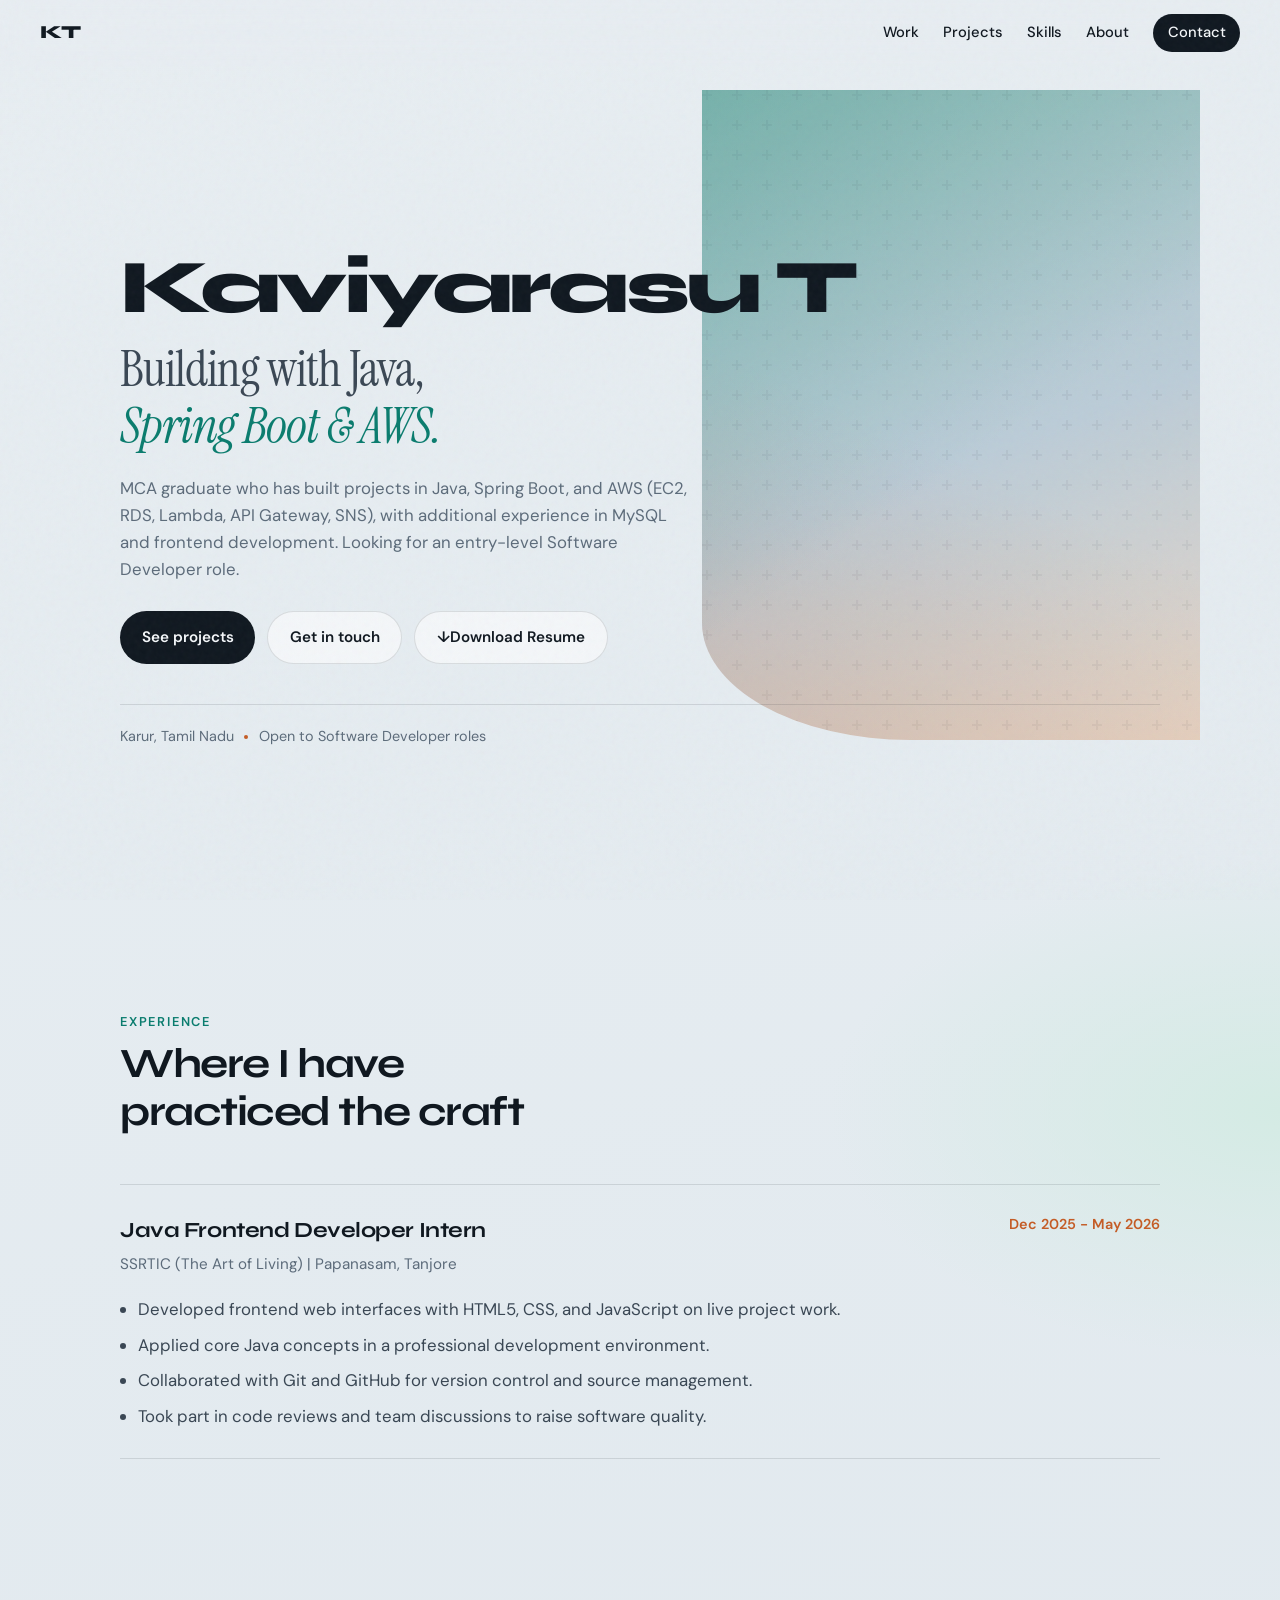
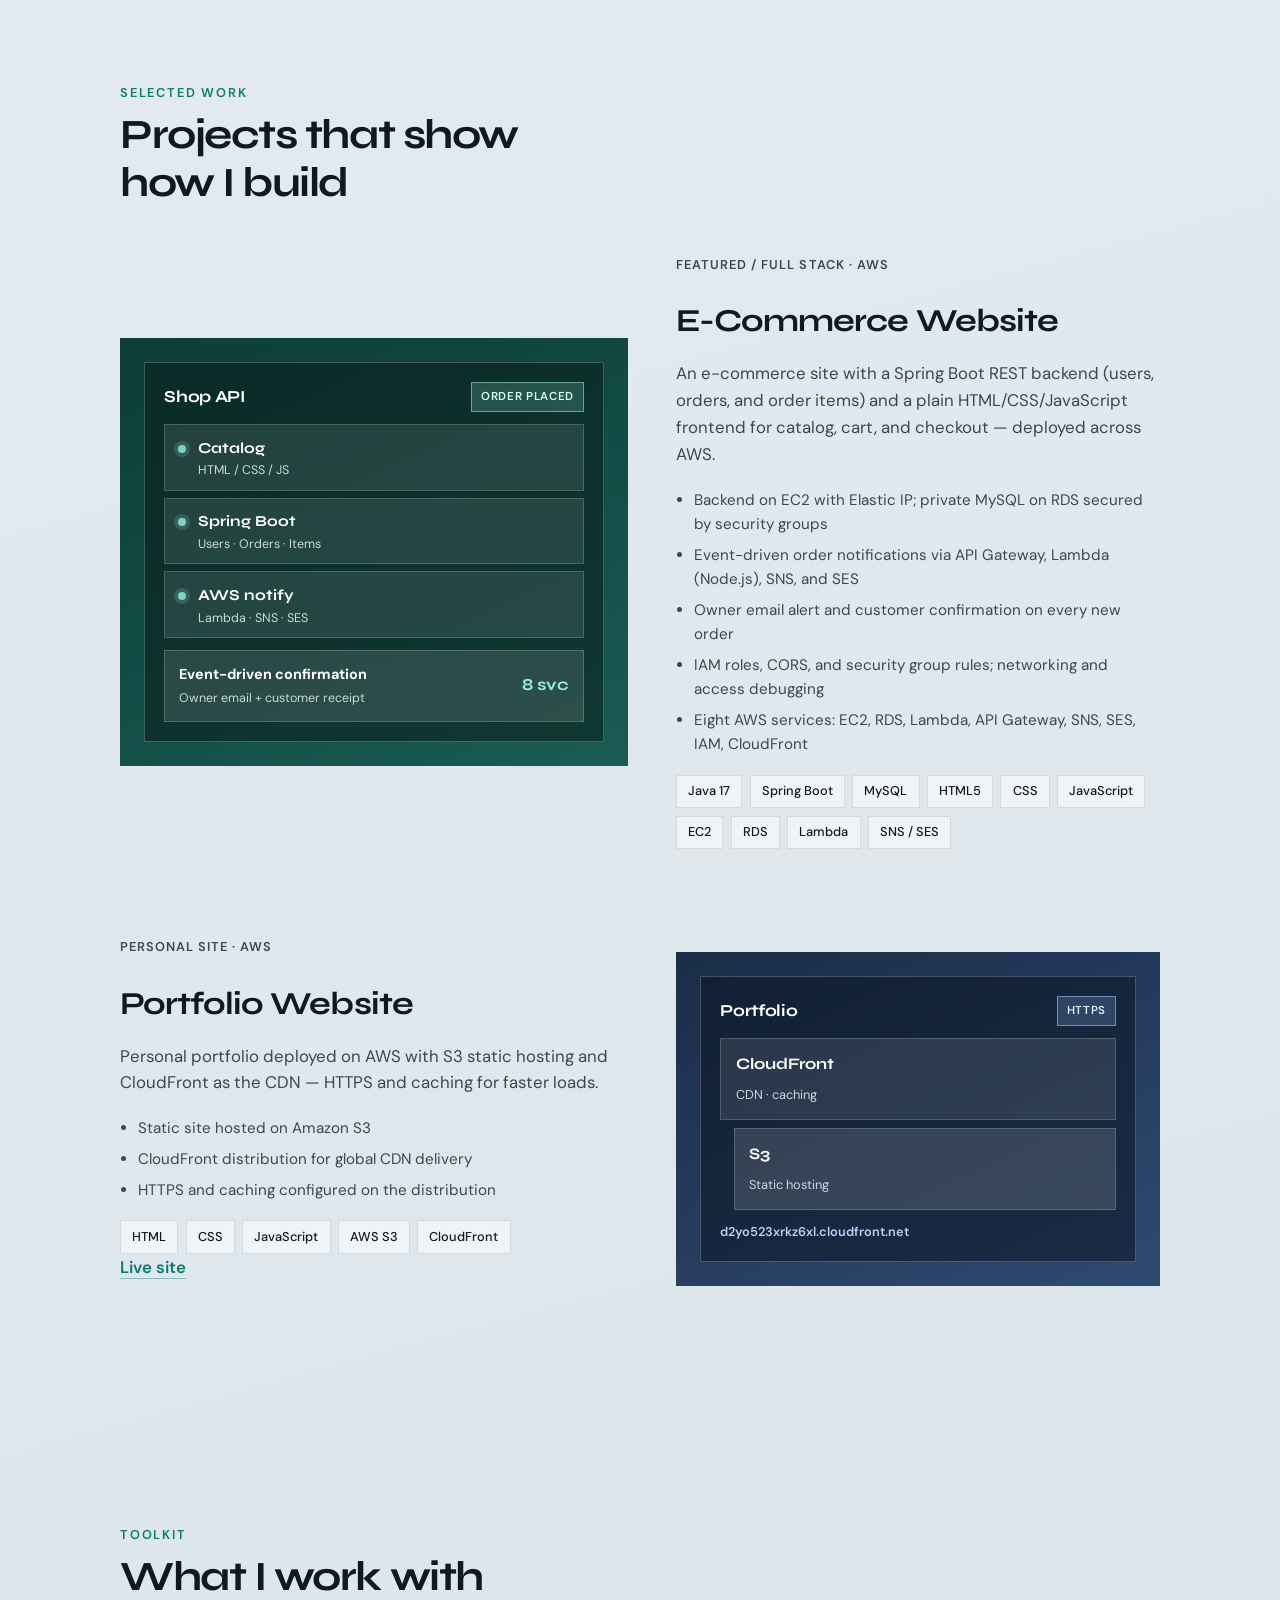
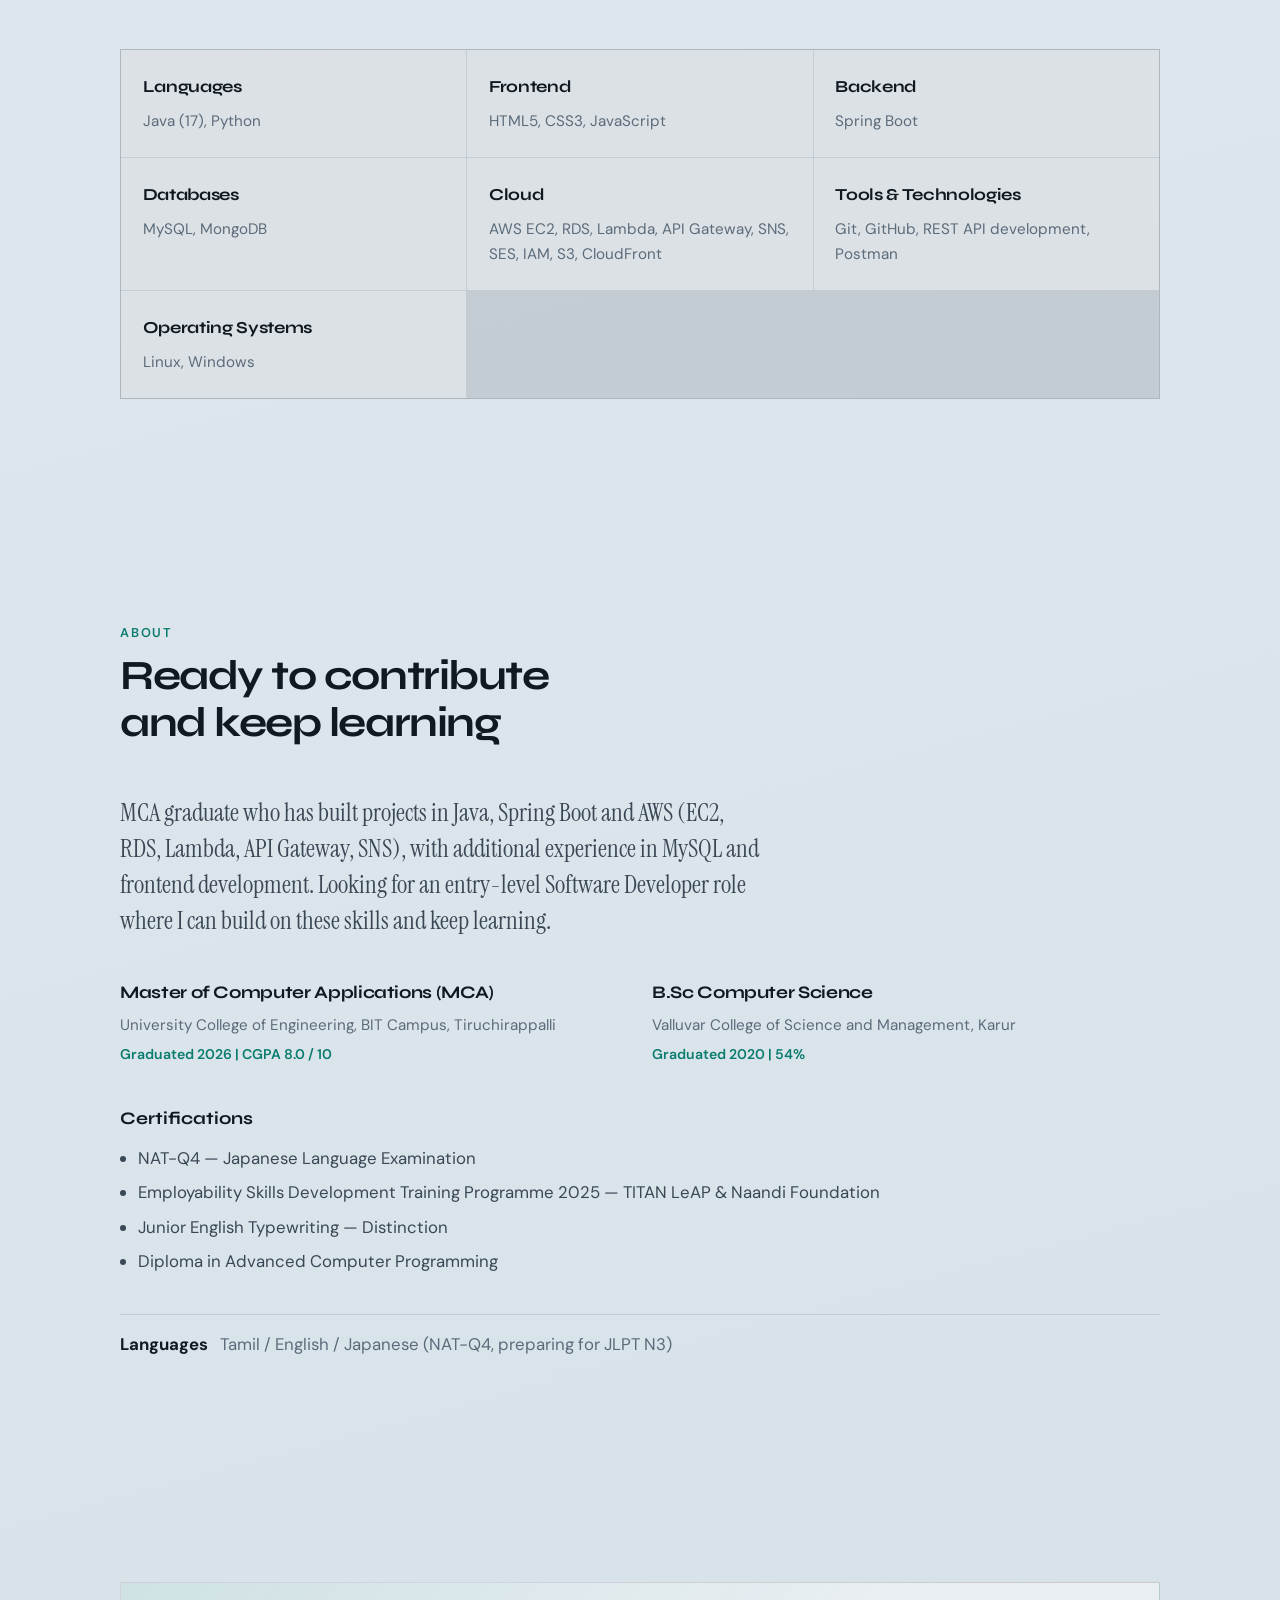
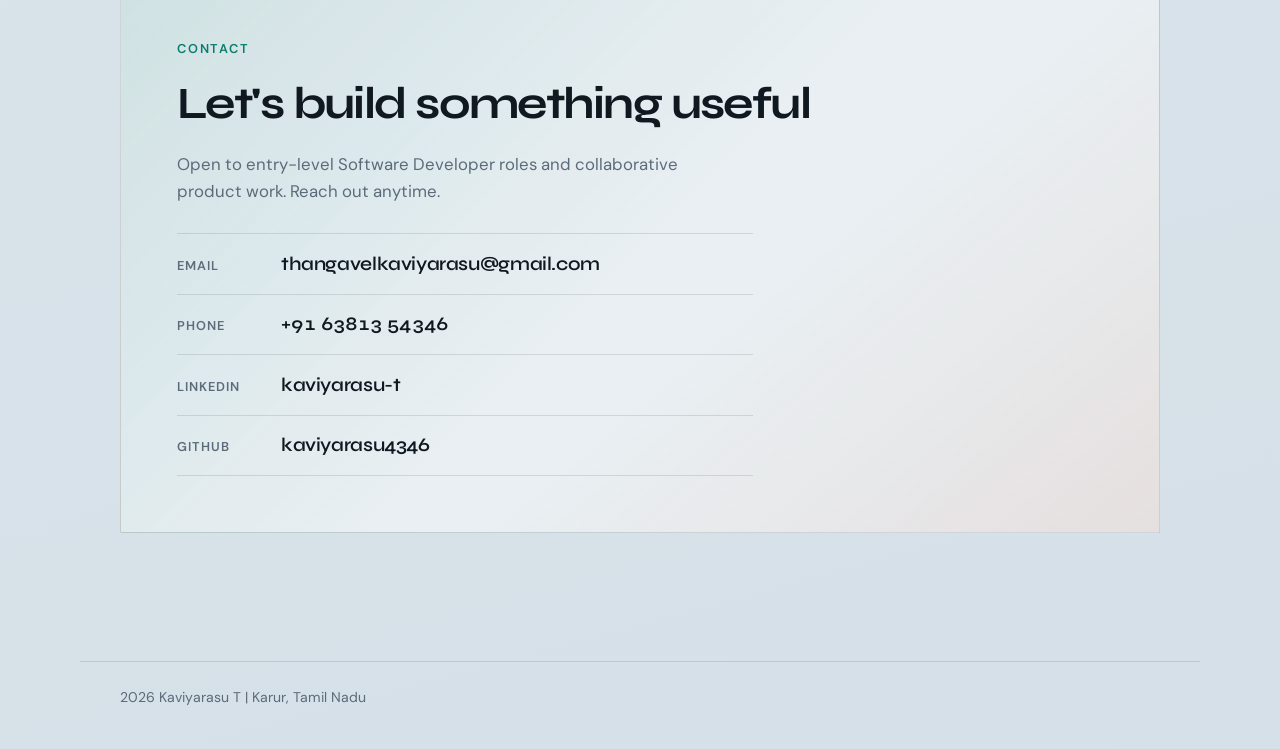
<file: index.html>
<!DOCTYPE html>
<html lang="en">
<head>
  <meta charset="UTF-8" />
  <meta name="viewport" content="width=device-width, initial-scale=1.0, viewport-fit=cover" />
  <meta name="theme-color" content="#e8eef2" />
  <title>Kaviyarasu T - Software Developer</title>
  <meta name="description" content="Portfolio of Kaviyarasu T — MCA graduate with projects in Java, Spring Boot, and AWS (EC2, RDS, Lambda, API Gateway, SNS). Seeking an entry-level Software Developer role." />

  <link rel="preconnect" href="https://fonts.googleapis.com" />
  <link rel="preconnect" href="https://fonts.gstatic.com" crossorigin />
  <link href="https://fonts.googleapis.com/css2?family=Instrument+Serif:ital@0;1&family=Syne:wght@500;600;700;800&family=DM+Sans:ital,opsz,wght@0,9..40,400;0,9..40,500;0,9..40,600;1,9..40,400&display=swap" rel="stylesheet" />

  <link rel="stylesheet" href="styles.css" />
</head>

<body>
  <div class="noise" aria-hidden="true"></div>

  <header class="site-header">
    <a class="logo" href="#top">KT</a>

    <nav class="nav" aria-label="Primary">
      <a href="#work">Work</a>
      <a href="#projects">Projects</a>
      <a href="#skills">Skills</a>
      <a href="#about">About</a>
      <a class="nav-cta" href="#contact">Contact</a>
    </nav>

    <button class="menu-toggle" type="button" aria-label="Open menu" aria-expanded="false">
      <span></span><span></span>
    </button>
  </header>

  <nav class="mobile-nav" aria-label="Mobile" hidden>
    <a href="#work">Work</a>
    <a href="#projects">Projects</a>
    <a href="#skills">Skills</a>
    <a href="#about">About</a>
    <a href="#contact">Contact</a>
  </nav>

  <main id="top">

    <!-- HERO -->
    <section class="hero">
      <div class="hero-bg" aria-hidden="true"></div>

      <p class="hero-brand reveal">Kaviyarasu T</p>

      <h1 class="hero-title reveal">
        Building with Java,<br />
        <em>Spring Boot &amp; AWS.</em>
      </h1>

      <p class="hero-lead reveal">
        MCA graduate who has built projects in Java, Spring Boot, and AWS
        (EC2, RDS, Lambda, API Gateway, SNS), with additional experience in
        MySQL and frontend development. Looking for an entry-level Software Developer role.
      </p>

      <div class="hero-actions reveal">
        <a class="btn btn-primary" href="#projects">See projects</a>

        <a class="btn btn-ghost" href="#contact">Get in touch</a>

        <a
          class="btn btn-ghost"
          href="./Kaviyarasu_T_Resume.pdf"
          download="Kaviyarasu_T_Resume.pdf"
        >
          <span aria-hidden="true">↓</span> Download Resume
        </a>
      </div>

      <div class="hero-meta reveal">
        <span>Karur, Tamil Nadu</span>
        <span class="dot" aria-hidden="true"></span>
        <span>Open to Software Developer roles</span>
      </div>
    </section>

    <!-- EXPERIENCE -->
    <section id="work" class="section work">
      <div class="section-head">
        <p class="eyebrow">Experience</p>
        <h2>Where I have practiced the craft</h2>
      </div>

      <article class="experience reveal">
        <div class="experience-top">
          <div>
            <h3>Java Frontend Developer Intern</h3>
            <p class="org">SSRTIC (The Art of Living) | Papanasam, Tanjore</p>
          </div>
          <time datetime="2025-12">Dec 2025 - May 2026</time>
        </div>

        <ul class="bullets">
          <li>Developed frontend web interfaces with HTML5, CSS, and JavaScript on live project work.</li>
          <li>Applied core Java concepts in a professional development environment.</li>
          <li>Collaborated with Git and GitHub for version control and source management.</li>
          <li>Took part in code reviews and team discussions to raise software quality.</li>
        </ul>
      </article>
    </section>

    <!-- PROJECTS -->
    <section id="projects" class="section projects">
      <div class="section-head">
        <p class="eyebrow">Selected work</p>
        <h2>Projects that show how I build</h2>
      </div>

      <div class="project-list">

        <article class="project reveal">
          <div class="project-visual project-visual-shop" aria-hidden="true">
            <div class="shop-mock">
              <div class="shop-header">
                <span>Shop API</span>
                <span class="shop-status">Order placed</span>
              </div>

              <div class="shop-flow">
                <div class="shop-step">
                  <strong>Catalog</strong>
                  <span>HTML / CSS / JS</span>
                </div>
                <div class="shop-step">
                  <strong>Spring Boot</strong>
                  <span>Users · Orders · Items</span>
                </div>
                <div class="shop-step">
                  <strong>AWS notify</strong>
                  <span>Lambda · SNS · SES</span>
                </div>
              </div>

              <div class="shop-card">
                <div>
                  <strong>Event-driven confirmation</strong>
                  <span>Owner email + customer receipt</span>
                </div>
                <em>8 svc</em>
              </div>
            </div>
          </div>

          <div class="project-copy">
            <p class="project-tag">Featured / Full stack · AWS</p>
            <h3>E-Commerce Website</h3>

            <p>
              An e-commerce site with a Spring Boot REST backend
              (users, orders, and order items) and a plain HTML/CSS/JavaScript
              frontend for catalog, cart, and checkout — deployed across AWS.
            </p>

            <ul class="feature-list">
              <li>Backend on EC2 with Elastic IP; private MySQL on RDS secured by security groups</li>
              <li>Event-driven order notifications via API Gateway, Lambda (Node.js), SNS, and SES</li>
              <li>Owner email alert and customer confirmation on every new order</li>
              <li>IAM roles, CORS, and security group rules; networking and access debugging</li>
              <li>Eight AWS services: EC2, RDS, Lambda, API Gateway, SNS, SES, IAM, CloudFront</li>
            </ul>

            <ul class="tech-row">
              <li>Java 17</li>
              <li>Spring Boot</li>
              <li>MySQL</li>
              <li>HTML5</li>
              <li>CSS</li>
              <li>JavaScript</li>
              <li>EC2</li>
              <li>RDS</li>
              <li>Lambda</li>
              <li>SNS / SES</li>
            </ul>
          </div>
        </article>

        <article class="project project-reverse reveal">
          <div class="project-visual project-visual-folio" aria-hidden="true">
            <div class="folio-mock">
              <div class="folio-header">
                <span>Portfolio</span>
                <span class="folio-badge">HTTPS</span>
              </div>

              <div class="folio-stack">
                <div class="folio-layer">
                  <strong>CloudFront</strong>
                  <span>CDN · caching</span>
                </div>
                <div class="folio-layer folio-layer-s3">
                  <strong>S3</strong>
                  <span>Static hosting</span>
                </div>
              </div>

              <p class="folio-link">d2yo523xrkz6xl.cloudfront.net</p>
            </div>
          </div>

          <div class="project-copy">
            <p class="project-tag">Personal site · AWS</p>
            <h3>Portfolio Website</h3>

            <p>
              Personal portfolio deployed on AWS with S3 static hosting and
              CloudFront as the CDN — HTTPS and caching for faster loads.
            </p>

            <ul class="feature-list">
              <li>Static site hosted on Amazon S3</li>
              <li>CloudFront distribution for global CDN delivery</li>
              <li>HTTPS and caching configured on the distribution</li>
            </ul>

            <ul class="tech-row">
              <li>HTML</li>
              <li>CSS</li>
              <li>JavaScript</li>
              <li>AWS S3</li>
              <li>CloudFront</li>
            </ul>

            <p class="project-links">
              <a
                href="https://d2yo523xrkz6xl.cloudfront.net"
                target="_blank"
                rel="noopener noreferrer"
              >Live site</a>
            </p>
          </div>
        </article>

      </div>
    </section>

    <!-- SKILLS -->
    <section id="skills" class="section skills">
      <div class="section-head">
        <p class="eyebrow">Toolkit</p>
        <h2>What I work with</h2>
      </div>

      <div class="skill-grid">
        <div class="skill-block reveal">
          <h3>Languages</h3>
          <p>Java (17), Python</p>
        </div>

        <div class="skill-block reveal">
          <h3>Frontend</h3>
          <p>HTML5, CSS3, JavaScript</p>
        </div>

        <div class="skill-block reveal">
          <h3>Backend</h3>
          <p>Spring Boot</p>
        </div>

        <div class="skill-block reveal">
          <h3>Databases</h3>
          <p>MySQL, MongoDB</p>
        </div>

        <div class="skill-block reveal">
          <h3>Cloud</h3>
          <p>AWS EC2, RDS, Lambda, API Gateway, SNS, SES, IAM, S3, CloudFront</p>
        </div>

        <div class="skill-block reveal">
          <h3>Tools &amp; Technologies</h3>
          <p>Git, GitHub, REST API development, Postman</p>
        </div>

        <div class="skill-block reveal">
          <h3>Operating Systems</h3>
          <p>Linux, Windows</p>
        </div>
      </div>
    </section>

    <!-- ABOUT -->
    <section id="about" class="section about">
      <div class="section-head">
        <p class="eyebrow">About</p>
        <h2>Ready to contribute and keep learning</h2>
      </div>

      <div class="about-layout">
        <p class="about-lead reveal">
          MCA graduate who has built projects in Java, Spring Boot and AWS
          (EC2, RDS, Lambda, API Gateway, SNS), with additional experience in
          MySQL and frontend development. Looking for an entry-level Software Developer role
          where I can build on these skills and keep learning.
        </p>

        <div class="edu-list">
          <article class="edu reveal">
            <h3>Master of Computer Applications (MCA)</h3>
            <p>University College of Engineering, BIT Campus, Tiruchirappalli</p>
            <p class="meta">Graduated 2026 | CGPA 8.0 / 10</p>
          </article>

          <article class="edu reveal">
            <h3>B.Sc Computer Science</h3>
            <p>Valluvar College of Science and Management, Karur</p>
            <p class="meta">Graduated 2020 | 54%</p>
          </article>
        </div>

        <div class="certs reveal">
          <h3>Certifications</h3>
          <ul>
            <li>NAT-Q4 — Japanese Language Examination</li>
            <li>Employability Skills Development Training Programme 2025 — TITAN LeAP &amp; Naandi Foundation</li>
            <li>Junior English Typewriting — Distinction</li>
            <li>Diploma in Advanced Computer Programming</li>
          </ul>
        </div>

        <p class="langs reveal">
          <strong>Languages</strong> Tamil / English / Japanese (NAT-Q4, preparing for JLPT N3)
        </p>
      </div>
    </section>

    <!-- CONTACT -->
    <section id="contact" class="section contact">
      <div class="contact-panel reveal">
        <p class="eyebrow">Contact</p>
        <h2>Let's build something useful</h2>
        <p>
          Open to entry-level Software Developer roles and collaborative product work.
          Reach out anytime.
        </p>

        <div class="contact-links">
          <a class="contact-row" href="mailto:thangavelkaviyarasu@gmail.com">
            <span class="contact-label">Email</span>
            <span class="contact-value">thangavelkaviyarasu@gmail.com</span>
          </a>

          <a class="contact-row" href="tel:+916381354346">
            <span class="contact-label">Phone</span>
            <span class="contact-value contact-phone">+91 63813 54346</span>
          </a>

          <a
            class="contact-row"
            href="https://linkedin.com/in/kaviyarasu-t-94b65133a"
            target="_blank"
            rel="noopener noreferrer"
          >
            <span class="contact-label">LinkedIn</span>
            <span class="contact-value">kaviyarasu-t</span>
          </a>

          <a
            class="contact-row"
            href="https://github.com/kaviyarasu4346"
            target="_blank"
            rel="noopener noreferrer"
          >
            <span class="contact-label">GitHub</span>
            <span class="contact-value">kaviyarasu4346</span>
          </a>
        </div>
      </div>
    </section>

  </main>

  <footer class="site-footer">
    <p><span id="year"></span> Kaviyarasu T | Karur, Tamil Nadu</p>
  </footer>

  <script src="script.js"></script>
</body>
</html>
</file>
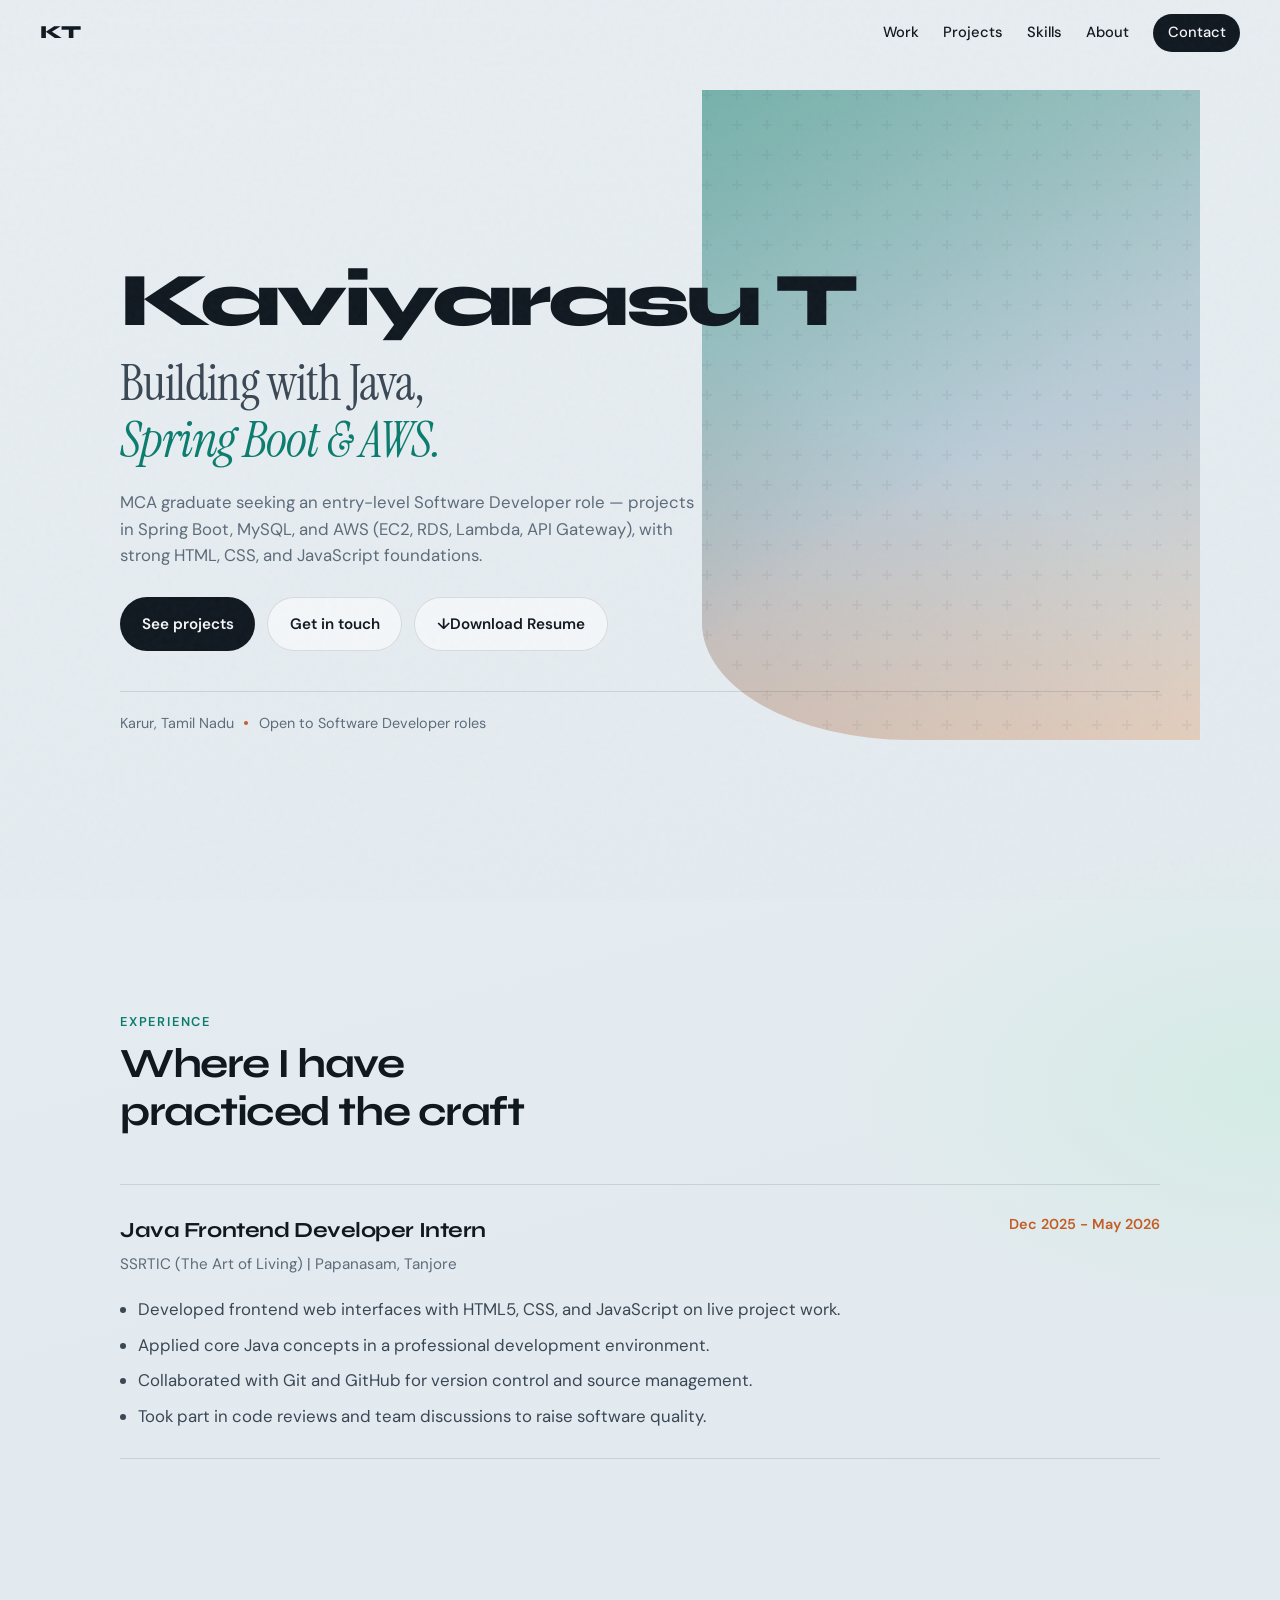
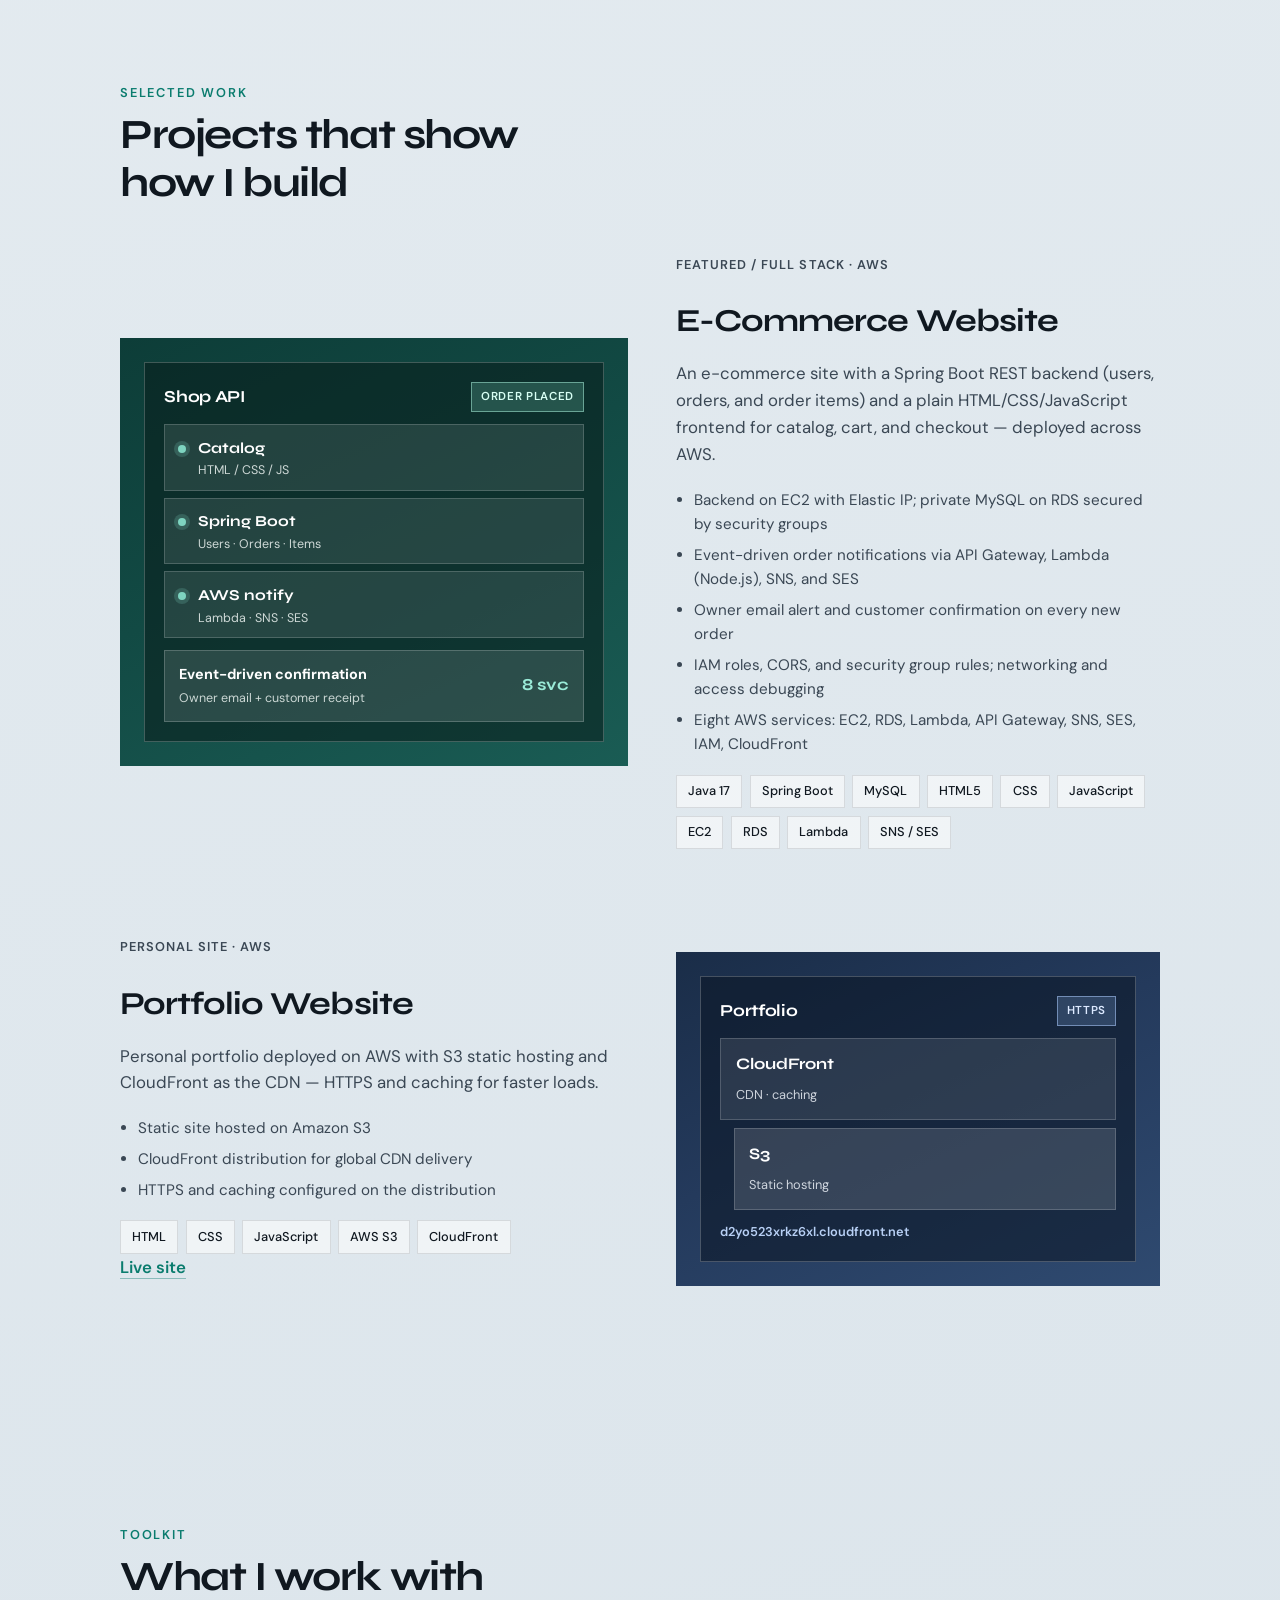
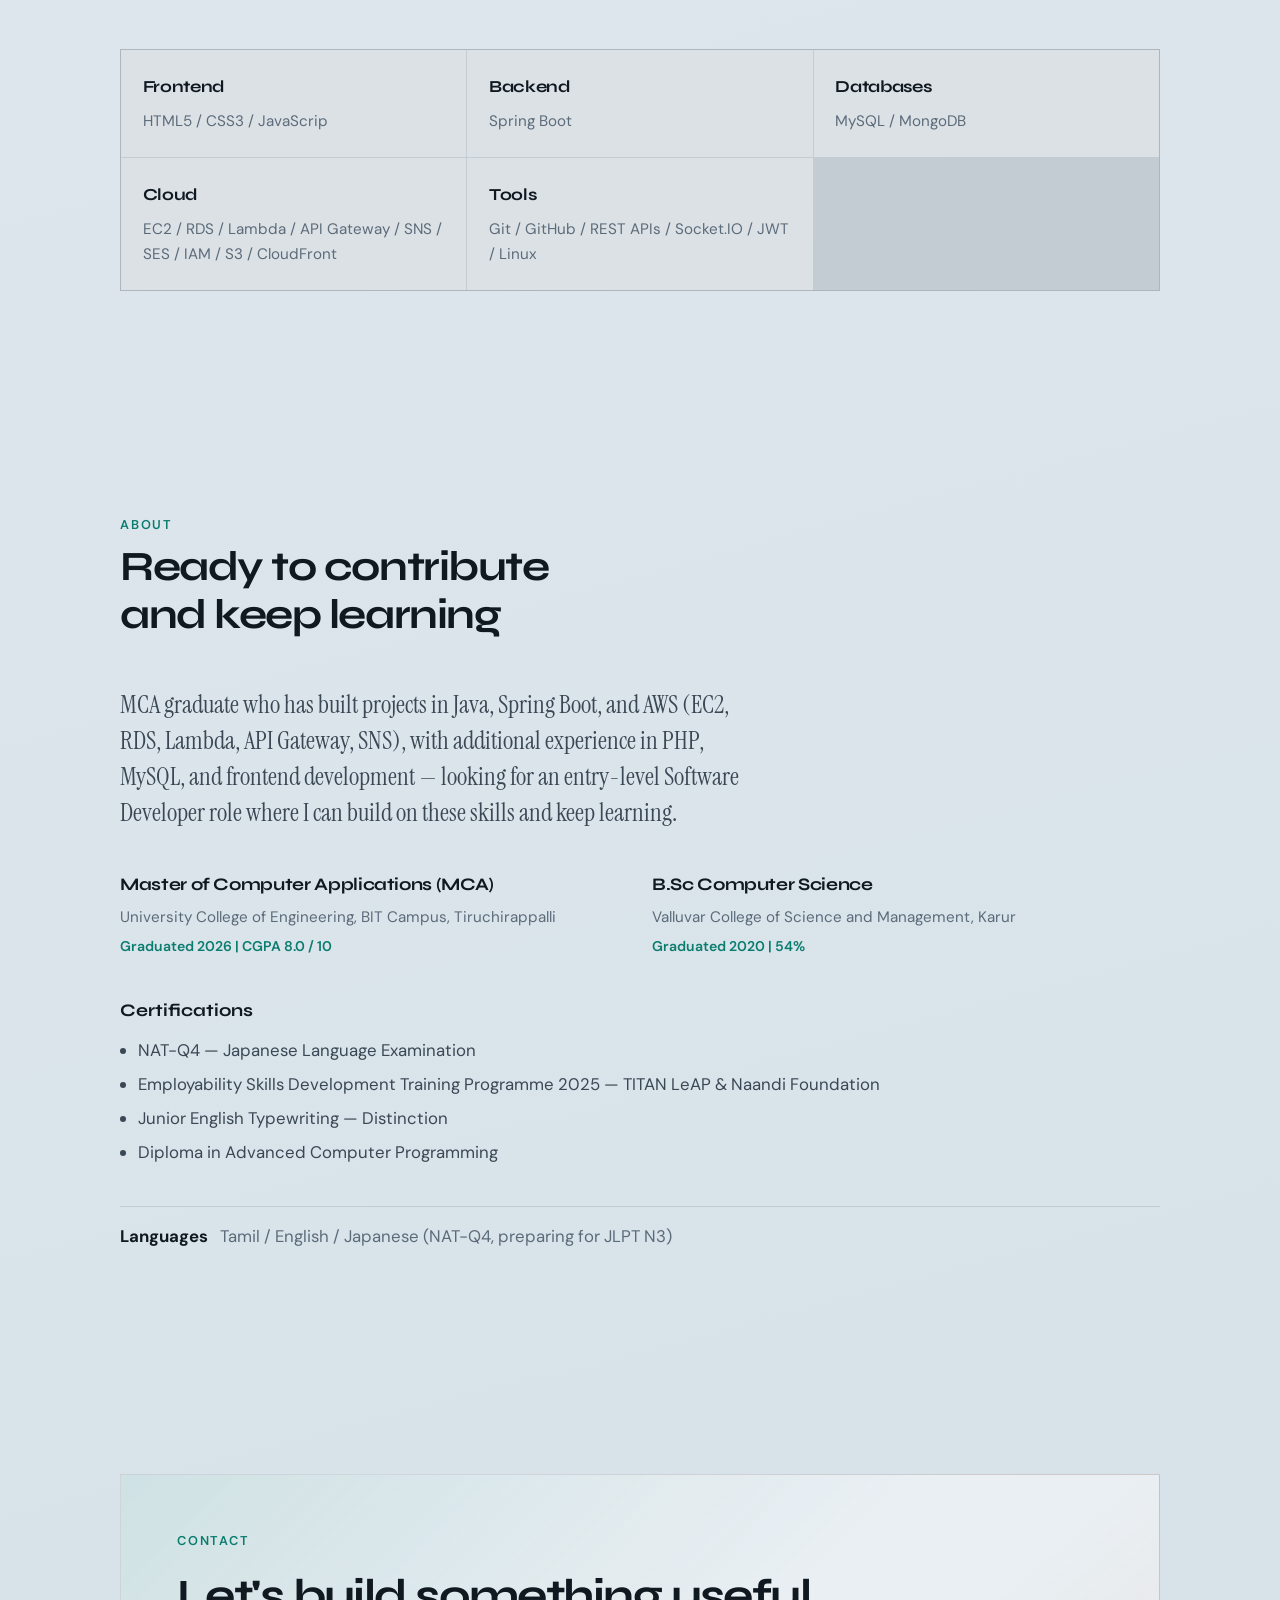
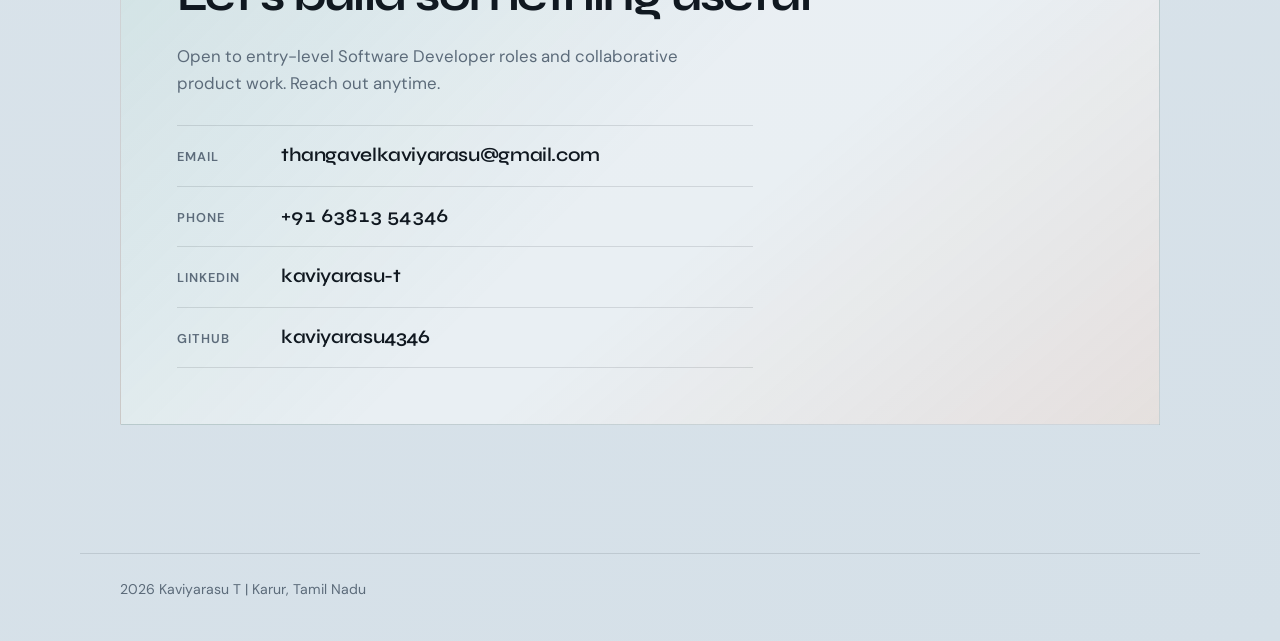
<file: frontend/index.html>
<!DOCTYPE html>
<html lang="en">
<head>
  <meta charset="UTF-8" />
  <meta name="viewport" content="width=device-width, initial-scale=1.0, viewport-fit=cover" />
  <meta name="theme-color" content="#e8eef2" />
  <title>Kaviyarasu T - Software Developer</title>
  <meta name="description" content="Portfolio of Kaviyarasu T — MCA graduate building with Java, Spring Boot, and AWS (EC2, RDS, Lambda, API Gateway). Seeking an entry-level Software Developer role." />

  <link rel="preconnect" href="https://fonts.googleapis.com" />
  <link rel="preconnect" href="https://fonts.gstatic.com" crossorigin />
  <link href="https://fonts.googleapis.com/css2?family=Instrument+Serif:ital@0;1&family=Syne:wght@500;600;700;800&family=DM+Sans:ital,opsz,wght@0,9..40,400;0,9..40,500;0,9..40,600;1,9..40,400&display=swap" rel="stylesheet" />

  <link rel="stylesheet" href="styles.css" />
</head>

<body>
  <div class="noise" aria-hidden="true"></div>

  <header class="site-header">
    <a class="logo" href="#top">KT</a>

    <nav class="nav" aria-label="Primary">
      <a href="#work">Work</a>
      <a href="#projects">Projects</a>
      <a href="#skills">Skills</a>
      <a href="#about">About</a>
      <a class="nav-cta" href="#contact">Contact</a>
    </nav>

    <button class="menu-toggle" type="button" aria-label="Open menu" aria-expanded="false">
      <span></span><span></span>
    </button>
  </header>

  <nav class="mobile-nav" aria-label="Mobile" hidden>
    <a href="#work">Work</a>
    <a href="#projects">Projects</a>
    <a href="#skills">Skills</a>
    <a href="#about">About</a>
    <a href="#contact">Contact</a>
  </nav>

  <main id="top">

    <!-- HERO -->
    <section class="hero">
      <div class="hero-bg" aria-hidden="true"></div>

      <p class="hero-brand reveal">Kaviyarasu T</p>

      <h1 class="hero-title reveal">
        Building with Java,<br />
        <em>Spring Boot &amp; AWS.</em>
      </h1>

      <p class="hero-lead reveal">
        MCA graduate seeking an entry-level Software Developer role —
        projects in Spring Boot, MySQL, and AWS (EC2, RDS, Lambda, API Gateway),
        with strong HTML, CSS, and JavaScript foundations.
      </p>

      <div class="hero-actions reveal">
        <a class="btn btn-primary" href="#projects">See projects</a>

        <a class="btn btn-ghost" href="#contact">Get in touch</a>

        <a
          class="btn btn-ghost"
          href="./Kaviyarasu_T_Resume.pdf"
          download="Kaviyarasu_T_Resume.pdf"
        >
          <span aria-hidden="true">↓</span> Download Resume
        </a>
      </div>

      <div class="hero-meta reveal">
        <span>Karur, Tamil Nadu</span>
        <span class="dot" aria-hidden="true"></span>
        <span>Open to Software Developer roles</span>
      </div>
    </section>

    <!-- EXPERIENCE -->
    <section id="work" class="section work">
      <div class="section-head">
        <p class="eyebrow">Experience</p>
        <h2>Where I have practiced the craft</h2>
      </div>

      <article class="experience reveal">
        <div class="experience-top">
          <div>
            <h3>Java Frontend Developer Intern</h3>
            <p class="org">SSRTIC (The Art of Living) | Papanasam, Tanjore</p>
          </div>
          <time datetime="2025-12">Dec 2025 - May 2026</time>
        </div>

        <ul class="bullets">
          <li>Developed frontend web interfaces with HTML5, CSS, and JavaScript on live project work.</li>
          <li>Applied core Java concepts in a professional development environment.</li>
          <li>Collaborated with Git and GitHub for version control and source management.</li>
          <li>Took part in code reviews and team discussions to raise software quality.</li>
        </ul>
      </article>
    </section>

    <!-- PROJECTS -->
    <section id="projects" class="section projects">
      <div class="section-head">
        <p class="eyebrow">Selected work</p>
        <h2>Projects that show how I build</h2>
      </div>

      <div class="project-list">

        <article class="project reveal">
          <div class="project-visual project-visual-shop" aria-hidden="true">
            <div class="shop-mock">
              <div class="shop-header">
                <span>Shop API</span>
                <span class="shop-status">Order placed</span>
              </div>

              <div class="shop-flow">
                <div class="shop-step">
                  <strong>Catalog</strong>
                  <span>HTML / CSS / JS</span>
                </div>
                <div class="shop-step">
                  <strong>Spring Boot</strong>
                  <span>Users · Orders · Items</span>
                </div>
                <div class="shop-step">
                  <strong>AWS notify</strong>
                  <span>Lambda · SNS · SES</span>
                </div>
              </div>

              <div class="shop-card">
                <div>
                  <strong>Event-driven confirmation</strong>
                  <span>Owner email + customer receipt</span>
                </div>
                <em>8 svc</em>
              </div>
            </div>
          </div>

          <div class="project-copy">
            <p class="project-tag">Featured / Full stack · AWS</p>
            <h3>E-Commerce Website</h3>

            <p>
              An e-commerce site with a Spring Boot REST backend
              (users, orders, and order items) and a plain HTML/CSS/JavaScript
              frontend for catalog, cart, and checkout — deployed across AWS.
            </p>

            <ul class="feature-list">
              <li>Backend on EC2 with Elastic IP; private MySQL on RDS secured by security groups</li>
              <li>Event-driven order notifications via API Gateway, Lambda (Node.js), SNS, and SES</li>
              <li>Owner email alert and customer confirmation on every new order</li>
              <li>IAM roles, CORS, and security group rules; networking and access debugging</li>
              <li>Eight AWS services: EC2, RDS, Lambda, API Gateway, SNS, SES, IAM, CloudFront</li>
            </ul>

            <ul class="tech-row">
              <li>Java 17</li>
              <li>Spring Boot</li>
              <li>MySQL</li>
              <li>HTML5</li>
              <li>CSS</li>
              <li>JavaScript</li>
              <li>EC2</li>
              <li>RDS</li>
              <li>Lambda</li>
              <li>SNS / SES</li>
            </ul>
          </div>
        </article>

        <article class="project project-reverse reveal">
          <div class="project-visual project-visual-folio" aria-hidden="true">
            <div class="folio-mock">
              <div class="folio-header">
                <span>Portfolio</span>
                <span class="folio-badge">HTTPS</span>
              </div>

              <div class="folio-stack">
                <div class="folio-layer">
                  <strong>CloudFront</strong>
                  <span>CDN · caching</span>
                </div>
                <div class="folio-layer folio-layer-s3">
                  <strong>S3</strong>
                  <span>Static hosting</span>
                </div>
              </div>

              <p class="folio-link">d2yo523xrkz6xl.cloudfront.net</p>
            </div>
          </div>

          <div class="project-copy">
            <p class="project-tag">Personal site · AWS</p>
            <h3>Portfolio Website</h3>

            <p>
              Personal portfolio deployed on AWS with S3 static hosting and
              CloudFront as the CDN — HTTPS and caching for faster loads.
            </p>

            <ul class="feature-list">
              <li>Static site hosted on Amazon S3</li>
              <li>CloudFront distribution for global CDN delivery</li>
              <li>HTTPS and caching configured on the distribution</li>
            </ul>

            <ul class="tech-row">
              <li>HTML</li>
              <li>CSS</li>
              <li>JavaScript</li>
              <li>AWS S3</li>
              <li>CloudFront</li>
            </ul>

            <p class="project-links">
              <a
                href="https://d2yo523xrkz6xl.cloudfront.net"
                target="_blank"
                rel="noopener noreferrer"
              >Live site</a>
            </p>
          </div>
        </article>

      </div>
    </section>

    <!-- SKILLS -->
    <section id="skills" class="section skills">
      <div class="section-head">
        <p class="eyebrow">Toolkit</p>
        <h2>What I work with</h2>
      </div>

      <div class="skill-grid">
        <div class="skill-block reveal">
          <h3>Frontend</h3>
          <p>HTML5 / CSS3 / JavaScrip</p>
        </div>

        <div class="skill-block reveal">
          <h3>Backend</h3>
          <p>Spring Boot </p>
        </div>

        <div class="skill-block reveal">
          <h3>Databases</h3>
          <p>MySQL / MongoDB</p>
        </div>

        <div class="skill-block reveal">
          <h3>Cloud</h3>
          <p>EC2 / RDS / Lambda / API Gateway / SNS / SES / IAM / S3 / CloudFront</p>
        </div>

        <div class="skill-block reveal">
          <h3>Tools</h3>
          <p>Git / GitHub / REST APIs / Socket.IO / JWT / Linux</p>
        </div>
      </div>
    </section>

    <!-- ABOUT -->
    <section id="about" class="section about">
      <div class="section-head">
        <p class="eyebrow">About</p>
        <h2>Ready to contribute and keep learning</h2>
      </div>

      <div class="about-layout">
        <p class="about-lead reveal">
          MCA graduate who has built projects in Java, Spring Boot, and AWS
          (EC2, RDS, Lambda, API Gateway, SNS), with additional experience in
          PHP, MySQL, and frontend development — looking for an entry-level
          Software Developer role where I can build on these skills and keep learning.
        </p>

        <div class="edu-list">
          <article class="edu reveal">
            <h3>Master of Computer Applications (MCA)</h3>
            <p>University College of Engineering, BIT Campus, Tiruchirappalli</p>
            <p class="meta">Graduated 2026 | CGPA 8.0 / 10</p>
          </article>

          <article class="edu reveal">
            <h3>B.Sc Computer Science</h3>
            <p>Valluvar College of Science and Management, Karur</p>
            <p class="meta">Graduated 2020 | 54%</p>
          </article>
        </div>

        <div class="certs reveal">
          <h3>Certifications</h3>
          <ul>
            <li>NAT-Q4 — Japanese Language Examination</li>
            <li>Employability Skills Development Training Programme 2025 — TITAN LeAP &amp; Naandi Foundation</li>
            <li>Junior English Typewriting — Distinction</li>
            <li>Diploma in Advanced Computer Programming</li>
          </ul>
        </div>

        <p class="langs reveal">
          <strong>Languages</strong> Tamil / English / Japanese (NAT-Q4, preparing for JLPT N3)
        </p>
      </div>
    </section>

    <!-- CONTACT -->
    <section id="contact" class="section contact">
      <div class="contact-panel reveal">
        <p class="eyebrow">Contact</p>
        <h2>Let's build something useful</h2>
        <p>
          Open to entry-level Software Developer roles and collaborative product work.
          Reach out anytime.
        </p>

        <div class="contact-links">
          <a class="contact-row" href="mailto:thangavelkaviyarasu@gmail.com">
            <span class="contact-label">Email</span>
            <span class="contact-value">thangavelkaviyarasu@gmail.com</span>
          </a>

          <a class="contact-row" href="tel:+916381354346">
            <span class="contact-label">Phone</span>
            <span class="contact-value contact-phone">+91 63813 54346</span>
          </a>

          <a
            class="contact-row"
            href="https://linkedin.com/in/kaviyarasu-t-94b65133a"
            target="_blank"
            rel="noopener noreferrer"
          >
            <span class="contact-label">LinkedIn</span>
            <span class="contact-value">kaviyarasu-t</span>
          </a>

          <a
            class="contact-row"
            href="https://github.com/kaviyarasu4346"
            target="_blank"
            rel="noopener noreferrer"
          >
            <span class="contact-label">GitHub</span>
            <span class="contact-value">kaviyarasu4346</span>
          </a>
        </div>
      </div>
    </section>

  </main>

  <footer class="site-footer">
    <p><span id="year"></span> Kaviyarasu T | Karur, Tamil Nadu</p>
  </footer>

  <script src="script.js"></script>
</body>
</html>
</file>
<file: styles.css>
:root {
  --bg: #e8eef2;
  --bg-deep: #d5e0e8;
  --ink: #101820;
  --ink-soft: #3a4754;
  --muted: #5c6b7a;
  --line: rgba(16, 24, 32, 0.12);
  --surface: rgba(255, 255, 255, 0.55);
  --accent: #0a7c6e;
  --accent-deep: #065f54;
  --warm: #c45c26;
  --radius: 4px;
  --space: clamp(1.25rem, 4vw, 2.5rem);
  --max: 1120px;
  --font-display: "Syne", system-ui, sans-serif;
  --font-serif: "Instrument Serif", Georgia, serif;
  --font-body: "DM Sans", system-ui, sans-serif;
}

*,
*::before,
*::after {
  box-sizing: border-box;
}

html {
  scroll-behavior: smooth;
  -webkit-text-size-adjust: 100%;
  text-size-adjust: 100%;
}

body {
  margin: 0;
  min-height: 100vh;
  min-height: 100dvh;
  color: var(--ink);
  font-family: var(--font-body);
  font-optical-sizing: auto;
  font-size: clamp(0.98rem, 0.92rem + 0.3vw, 1.05rem);
  line-height: 1.6;
  overflow-x: hidden;
  background:
    radial-gradient(1200px 600px at 10% -10%, #c8dde8 0%, transparent 55%),
    radial-gradient(900px 500px at 100% 20%, #d4ebe4 0%, transparent 50%),
    linear-gradient(165deg, var(--bg) 0%, var(--bg-deep) 100%);
}

.noise {
  pointer-events: none;
  position: fixed;
  inset: 0;
  z-index: 50;
  opacity: 0.035;
  background-image: url("data:image/svg+xml,%3Csvg viewBox='0 0 200 200' xmlns='http://www.w3.org/2000/svg'%3E%3Cfilter id='n'%3E%3CfeTurbulence type='fractalNoise' baseFrequency='0.85' numOctaves='4' stitchTiles='stitch'/%3E%3C/filter%3E%3Crect width='100%25' height='100%25' filter='url(%23n)'/%3E%3C/svg%3E");
}

img {
  max-width: 100%;
  display: block;
}

a {
  color: inherit;
  text-decoration-thickness: 1px;
  text-underline-offset: 0.2em;
}

a:hover {
  color: var(--accent-deep);
}

.site-header {
  position: fixed;
  top: 0;
  left: 0;
  right: 0;
  z-index: 40;
  display: flex;
  align-items: center;
  justify-content: space-between;
  padding: 0.85rem var(--space);
  padding-top: max(0.85rem, env(safe-area-inset-top));
  padding-left: max(var(--space), env(safe-area-inset-left));
  padding-right: max(var(--space), env(safe-area-inset-right));
  backdrop-filter: blur(12px);
  -webkit-backdrop-filter: blur(12px);
  background: rgba(232, 238, 242, 0.72);
  border-bottom: 1px solid transparent;
  transition: border-color 0.3s ease, background 0.3s ease;
}

.site-header.scrolled {
  border-bottom-color: var(--line);
  background: rgba(232, 238, 242, 0.9);
}

.logo {
  font-family: var(--font-display);
  font-weight: 800;
  font-size: 1.15rem;
  letter-spacing: -0.04em;
  text-decoration: none;
}

.nav {
  display: none;
  gap: 1.5rem;
  align-items: center;
  font-size: 0.92rem;
  font-weight: 500;
}

.nav a {
  text-decoration: none;
}

.nav-cta {
  padding: 0.45rem 0.9rem;
  background: var(--ink);
  color: #f4f7f9 !important;
  border-radius: 999px;
}

.nav-cta:hover {
  background: var(--accent-deep);
  color: #fff !important;
}

.menu-toggle {
  display: flex;
  flex-direction: column;
  gap: 6px;
  width: 44px;
  height: 44px;
  align-items: flex-end;
  justify-content: center;
  border: 0;
  background: transparent;
  cursor: pointer;
  padding: 0;
  flex-shrink: 0;
  -webkit-tap-highlight-color: transparent;
}

.menu-toggle span {
  display: block;
  width: 22px;
  height: 2px;
  background: var(--ink);
  transition: transform 0.25s ease, width 0.25s ease;
}

.menu-toggle[aria-expanded="true"] span:first-child {
  transform: translateY(4px) rotate(45deg);
}

.menu-toggle[aria-expanded="true"] span:last-child {
  width: 22px;
  transform: translateY(-4px) rotate(-45deg);
}

.mobile-nav {
  position: fixed;
  inset: 0;
  z-index: 35;
  display: flex;
  flex-direction: column;
  justify-content: center;
  gap: clamp(1rem, 3vh, 1.5rem);
  padding: var(--space);
  padding-top: max(var(--space), env(safe-area-inset-top));
  padding-bottom: max(var(--space), env(safe-area-inset-bottom));
  padding-left: max(var(--space), env(safe-area-inset-left));
  padding-right: max(var(--space), env(safe-area-inset-right));
  background: rgba(232, 238, 242, 0.97);
  font-family: var(--font-display);
  font-size: clamp(1.65rem, 7vw, 2.5rem);
  font-weight: 700;
  letter-spacing: -0.03em;
  overflow-y: auto;
  -webkit-overflow-scrolling: touch;
}

.mobile-nav[hidden] {
  display: none;
}

.mobile-nav a {
  text-decoration: none;
}

@media (min-width: 860px) {
  .nav {
    display: flex;
  }

  .menu-toggle {
    display: none;
  }
}

.hero {
  position: relative;
  min-height: 100vh;
  min-height: 100dvh;
  display: flex;
  flex-direction: column;
  justify-content: flex-end;
  padding: calc(4.5rem + var(--space)) var(--space) max(var(--space), env(safe-area-inset-bottom));
  max-width: var(--max);
  margin: 0 auto;
  overflow: hidden;
}

.hero-bg {
  position: absolute;
  inset: 8% -5% auto auto;
  width: min(52vw, 520px);
  aspect-ratio: 4 / 5;
  background:
    linear-gradient(145deg, rgba(10, 124, 110, 0.35), transparent 55%),
    linear-gradient(25deg, rgba(196, 92, 38, 0.2), transparent 45%),
    url("data:image/svg+xml,%3Csvg width='60' height='60' viewBox='0 0 60 60' xmlns='http://www.w3.org/2000/svg'%3E%3Cg fill='none' fill-rule='evenodd'%3E%3Cg fill='%23101820' fill-opacity='0.06'%3E%3Cpath d='M36 34v-4h-2v4h-4v2h4v4h2v-4h4v-2h-4zm0-30V0h-2v4h-4v2h4v4h2V6h4V4h-4zM6 34v-4H4v4H0v2h4v4h2v-4h4v-2H6zM6 4V0H4v4H0v2h4v4h2V6h4V4H6z'/%3E%3C/g%3E%3C/g%3E%3C/svg%3E"),
    linear-gradient(160deg, #9ec4c0, #b7c9d6 55%, #e8d5c4);
  border-radius: 0 0 0 40% / 0 0 0 18%;
  opacity: 0.9;
  animation: floatPlane 12s ease-in-out infinite alternate;
  z-index: -1;
  pointer-events: none;
}

@keyframes floatPlane {
  from {
    transform: translateY(0) rotate(-1deg);
  }
  to {
    transform: translateY(18px) rotate(1.5deg);
  }
}

.hero-brand {
  margin: 0 0 0.85rem;
  font-family: var(--font-display);
  font-weight: 800;
  font-size: clamp(2rem, 9vw, 4.75rem);
  letter-spacing: -0.05em;
  line-height: 1.05;
  text-align: left;
  max-width: 12ch;
  word-break: break-word;
  hyphens: auto;
}

.hero-title {
  margin: 0 0 1.25rem;
  max-width: 16ch;
  font-family: var(--font-serif);
  font-weight: 400;
  font-size: clamp(1.55rem, 5.5vw, 3.1rem);
  line-height: 1.15;
  letter-spacing: -0.02em;
  color: var(--ink-soft);
}

.hero-title em {
  font-style: italic;
  color: var(--accent);
}

.hero-lead {
  margin: 0 0 1.75rem;
  max-width: 36rem;
  color: var(--muted);
  font-size: clamp(0.98rem, 2.5vw, 1.05rem);
}

.hero-actions {
  display: flex;
  flex-wrap: wrap;
  gap: 0.75rem;
  margin-bottom: clamp(1.5rem, 4vw, 2.5rem);
}

.btn {
  display: inline-flex;
  align-items: center;
  justify-content: center;
  min-height: 44px;
  padding: 0.85rem 1.35rem;
  border-radius: 999px;
  font-weight: 600;
  font-size: 0.95rem;
  text-decoration: none;
  transition: transform 0.2s ease, background 0.2s ease, color 0.2s ease;
  -webkit-tap-highlight-color: transparent;
}

.btn:hover {
  transform: translateY(-2px);
}

.btn-primary {
  background: var(--ink);
  color: #f5f8fa;
}

.btn-primary:hover {
  background: var(--accent-deep);
  color: #fff;
}

.btn-ghost {
  border: 1px solid var(--line);
  background: var(--surface);
  color: var(--ink);
}

.hero-meta {
  display: flex;
  flex-wrap: wrap;
  align-items: center;
  gap: 0.65rem;
  padding-top: 1.25rem;
  border-top: 1px solid var(--line);
  font-size: 0.9rem;
  color: var(--muted);
}

.dot {
  width: 4px;
  height: 4px;
  border-radius: 50%;
  background: var(--warm);
}

.section {
  max-width: var(--max);
  margin: 0 auto;
  padding: clamp(3.25rem, 9vw, 7rem) var(--space);
  padding-left: max(var(--space), env(safe-area-inset-left));
  padding-right: max(var(--space), env(safe-area-inset-right));
}

.section-head {
  margin-bottom: clamp(2rem, 5vw, 3rem);
  max-width: 28rem;
}

.eyebrow {
  margin: 0 0 0.5rem;
  font-size: 0.8rem;
  font-weight: 600;
  letter-spacing: 0.14em;
  text-transform: uppercase;
  color: var(--accent);
}

.section-head h2 {
  margin: 0;
  font-family: var(--font-display);
  font-weight: 700;
  font-size: clamp(1.8rem, 4vw, 2.6rem);
  letter-spacing: -0.035em;
  line-height: 1.15;
}

.experience {
  padding: 1.75rem 0;
  border-top: 1px solid var(--line);
  border-bottom: 1px solid var(--line);
}

.experience-top {
  display: flex;
  flex-wrap: wrap;
  justify-content: space-between;
  gap: 0.75rem 2rem;
  margin-bottom: 1.25rem;
}

.experience-top h3 {
  margin: 0 0 0.25rem;
  font-family: var(--font-display);
  font-size: clamp(1.15rem, 3.5vw, 1.35rem);
  letter-spacing: -0.02em;
}

.org {
  margin: 0;
  color: var(--muted);
  font-size: 0.95rem;
}

.experience-top time {
  font-size: 0.9rem;
  color: var(--warm);
  font-weight: 600;
  white-space: nowrap;
}

.bullets {
  margin: 0;
  padding-left: 1.15rem;
  color: var(--ink-soft);
}

.bullets li + li {
  margin-top: 0.55rem;
}

.project-list {
  display: flex;
  flex-direction: column;
  gap: clamp(3.5rem, 8vw, 5.5rem);
}

.project {
  display: grid;
  gap: 2rem;
  align-items: center;
}

@media (min-width: 800px) {
  .project {
    grid-template-columns: 1.05fr 1fr;
    gap: 3rem;
  }

  .project-reverse .project-visual {
    order: 2;
  }

  .project-reverse .project-copy {
    order: 1;
  }
}

.project-visual {
  min-height: clamp(220px, 55vw, 280px);
  width: 100%;
  background:
    linear-gradient(160deg, rgba(10, 124, 110, 0.15), transparent),
    linear-gradient(20deg, #1a2a32, #243b45);
  padding: clamp(0.85rem, 3vw, 1.5rem);
  position: relative;
  overflow: hidden;
}

.project-visual-shop {
  background:
    linear-gradient(155deg, #0d3d38 0%, #124a44 45%, #1a5c54 100%);
}

.project-visual-folio {
  background:
    linear-gradient(155deg, #1a2d48 0%, #243a5c 45%, #2f4a70 100%);
}

.feature-list {
  margin: 0 0 1.15rem;
  padding-left: 1.1rem;
  color: var(--ink-soft);
  font-size: 0.95rem;
}

.feature-list li + li {
  margin-top: 0.4rem;
}

.project-links {
  margin: 1rem 0 0;
}

.project-links a {
  color: var(--accent);
  font-weight: 600;
  text-decoration: none;
  border-bottom: 1px solid color-mix(in srgb, var(--accent) 40%, transparent);
}

.project-links a:hover {
  border-bottom-color: var(--accent);
}

.shop-mock {
  height: 100%;
  min-height: clamp(220px, 50vw, 260px);
  display: flex;
  flex-direction: column;
  gap: 0.75rem;
  padding: clamp(0.9rem, 2.5vw, 1.2rem);
  background: rgba(8, 28, 26, 0.55);
  border: 1px solid rgba(255, 255, 255, 0.22);
  color: #f4faf8;
}

.shop-header {
  display: flex;
  align-items: center;
  justify-content: space-between;
  gap: 0.75rem;
  font-family: var(--font-display);
  font-weight: 700;
  font-size: 1.05rem;
  letter-spacing: -0.02em;
  color: #ffffff;
}

.shop-status {
  font-family: var(--font-body);
  font-size: clamp(0.62rem, 2vw, 0.72rem);
  font-weight: 600;
  letter-spacing: 0.06em;
  text-transform: uppercase;
  padding: 0.3rem 0.55rem;
  background: rgba(126, 212, 192, 0.22);
  border: 1px solid rgba(160, 230, 210, 0.55);
  color: #d8fff4;
  animation: statusPulse 2s ease-in-out infinite;
  white-space: nowrap;
}

.shop-flow {
  display: flex;
  flex-direction: column;
  gap: 0.45rem;
  flex: 1;
}

.shop-step {
  display: grid;
  grid-template-columns: auto 1fr;
  gap: 0.15rem 0.75rem;
  align-items: baseline;
  padding: 0.65rem 0.8rem;
  background: rgba(255, 255, 255, 0.1);
  border: 1px solid rgba(255, 255, 255, 0.18);
  animation: cardRise 0.7s ease both;
}

.shop-step:nth-child(2) {
  animation-delay: 0.1s;
}

.shop-step:nth-child(3) {
  animation-delay: 0.2s;
}

.shop-step strong {
  grid-column: 2;
  font-family: var(--font-display);
  font-size: 0.95rem;
  font-weight: 700;
  color: #ffffff;
}

.shop-step span {
  grid-column: 2;
  font-size: 0.78rem;
  line-height: 1.35;
  color: rgba(244, 250, 248, 0.82);
}

.shop-step::before {
  content: "";
  grid-row: 1 / span 2;
  grid-column: 1;
  width: 8px;
  height: 8px;
  margin-top: 0.35rem;
  border-radius: 50%;
  background: #7ed4c0;
  box-shadow: 0 0 0 4px rgba(126, 212, 192, 0.2);
}

.shop-card {
  display: flex;
  align-items: center;
  justify-content: space-between;
  gap: 0.75rem;
  padding: 0.75rem 0.85rem;
  background: rgba(255, 255, 255, 0.12);
  border: 1px solid rgba(255, 255, 255, 0.2);
  animation: cardRise 0.7s ease 0.3s both;
}

.shop-card strong {
  display: block;
  font-size: 0.9rem;
  margin-bottom: 0.2rem;
  color: #ffffff;
}

.shop-card span {
  display: block;
  font-size: 0.78rem;
  color: rgba(244, 250, 248, 0.8);
}

.shop-card em {
  font-style: normal;
  font-family: var(--font-display);
  font-weight: 700;
  font-size: 1.05rem;
  color: #9aebd8;
  white-space: nowrap;
}

.folio-mock {
  height: 100%;
  min-height: clamp(220px, 50vw, 260px);
  display: flex;
  flex-direction: column;
  gap: 0.75rem;
  padding: clamp(0.9rem, 2.5vw, 1.2rem);
  background: rgba(10, 20, 36, 0.55);
  border: 1px solid rgba(255, 255, 255, 0.22);
  color: #f2f6fc;
}

.folio-header {
  display: flex;
  align-items: center;
  justify-content: space-between;
  gap: 0.75rem;
  font-family: var(--font-display);
  font-weight: 700;
  font-size: 1.05rem;
  letter-spacing: -0.02em;
  color: #ffffff;
}

.folio-badge {
  font-family: var(--font-body);
  font-size: clamp(0.62rem, 2vw, 0.72rem);
  font-weight: 600;
  letter-spacing: 0.06em;
  text-transform: uppercase;
  padding: 0.3rem 0.55rem;
  background: rgba(140, 180, 240, 0.22);
  border: 1px solid rgba(170, 200, 250, 0.55);
  color: #dce9ff;
  animation: statusPulse 2s ease-in-out infinite;
}

.folio-stack {
  display: flex;
  flex-direction: column;
  gap: 0.5rem;
  flex: 1;
}

.folio-layer {
  padding: 0.75rem 0.9rem;
  background: rgba(255, 255, 255, 0.1);
  border: 1px solid rgba(255, 255, 255, 0.18);
  animation: cardRise 0.7s ease both;
}

.folio-layer-s3 {
  animation-delay: 0.15s;
  margin-left: 0.85rem;
  background: rgba(255, 255, 255, 0.14);
}

.folio-layer strong {
  display: block;
  font-family: var(--font-display);
  font-size: 1rem;
  font-weight: 700;
  margin-bottom: 0.2rem;
  color: #ffffff;
}

.folio-layer span {
  font-size: 0.8rem;
  color: rgba(242, 246, 252, 0.82);
}

.folio-link {
  margin: auto 0 0;
  font-size: 0.8rem;
  font-weight: 600;
  color: #b8d0f5;
}

@keyframes statusPulse {
  0%,
  100% {
    opacity: 1;
  }
  50% {
    opacity: 0.72;
  }
}

@keyframes cardRise {
  from {
    opacity: 0;
    transform: translateY(8px);
  }
  to {
    opacity: 1;
    transform: none;
  }
}

.project-tag {
  margin: 0 0 0.5rem;
  font-size: 0.8rem;
  font-weight: 600;
  letter-spacing: 0.08em;
  text-transform: uppercase;
  color: var(--warm);
}

.project-copy {
  min-width: 0;
}

.project-copy h3 {
  margin: 0 0 0.85rem;
  font-family: var(--font-display);
  font-size: clamp(1.35rem, 4.2vw, 2rem);
  letter-spacing: -0.03em;
  overflow-wrap: anywhere;
}

.project-copy > p {
  margin: 0 0 1.25rem;
  color: var(--ink-soft);
}

.tech-row {
  display: flex;
  flex-wrap: wrap;
  gap: 0.45rem;
  list-style: none;
  margin: 0;
  padding: 0;
}

.tech-row li {
  padding: 0.35rem 0.7rem;
  font-size: 0.8rem;
  font-weight: 500;
  border: 1px solid var(--line);
  background: var(--surface);
}

.skill-grid {
  display: grid;
  gap: 1px;
  background: var(--line);
  border: 1px solid var(--line);
}

@media (min-width: 700px) {
  .skill-grid {
    grid-template-columns: 1fr 1fr;
  }
}

@media (min-width: 1000px) {
  .skill-grid {
    grid-template-columns: 1fr 1fr 1fr;
  }
}

.skill-block {
  padding: 1.5rem 1.35rem;
  background: rgba(255, 255, 255, 0.4);
}

.skill-block h3 {
  margin: 0 0 0.5rem;
  font-family: var(--font-display);
  font-size: 1.05rem;
  letter-spacing: -0.02em;
}

.skill-block p {
  margin: 0;
  color: var(--muted);
  font-size: 0.95rem;
}

.soft-row {
  margin-top: 2rem;
  padding-top: 1.5rem;
  border-top: 1px solid var(--line);
}

.soft-row h3 {
  margin: 0 0 0.4rem;
  font-family: var(--font-display);
  font-size: 1.05rem;
}

.soft-row p {
  margin: 0;
  color: var(--muted);
}

.about-layout {
  display: grid;
  gap: 2.5rem;
}

.about-lead {
  margin: 0;
  max-width: 40rem;
  font-family: var(--font-serif);
  font-size: clamp(1.25rem, 2.5vw, 1.55rem);
  line-height: 1.45;
  color: var(--ink-soft);
}

.edu-list {
  display: grid;
  gap: 1.5rem;
}

@media (min-width: 700px) {
  .edu-list {
    grid-template-columns: 1fr 1fr;
  }
}

.edu h3 {
  margin: 0 0 0.35rem;
  font-family: var(--font-display);
  font-size: 1.1rem;
  letter-spacing: -0.02em;
}

.edu p {
  margin: 0;
  color: var(--muted);
  font-size: 0.95rem;
}

.edu .meta {
  margin-top: 0.35rem;
  color: var(--accent);
  font-weight: 600;
  font-size: 0.88rem;
}

.certs h3 {
  margin: 0 0 0.75rem;
  font-family: var(--font-display);
  font-size: 1.1rem;
}

.certs ul {
  margin: 0;
  padding-left: 1.1rem;
  color: var(--ink-soft);
}

.certs li + li {
  margin-top: 0.45rem;
}

.langs {
  margin: 0;
  padding-top: 1rem;
  border-top: 1px solid var(--line);
  color: var(--muted);
}

.langs strong {
  color: var(--ink);
  margin-right: 0.5rem;
}

.contact {
  padding-bottom: clamp(5rem, 12vw, 8rem);
}

.contact-panel {
  padding: clamp(1.5rem, 5vw, 3.5rem);
  background:
    linear-gradient(135deg, rgba(10, 124, 110, 0.12), transparent 50%),
    linear-gradient(320deg, rgba(196, 92, 38, 0.1), transparent 40%),
    rgba(255, 255, 255, 0.45);
  border: 1px solid var(--line);
}

.contact-panel h2 {
  margin: 0 0 0.75rem;
  font-family: var(--font-display);
  font-size: clamp(1.9rem, 4vw, 2.8rem);
  letter-spacing: -0.035em;
}

.contact-panel > p:not(.eyebrow) {
  margin: 0 0 1.75rem;
  max-width: 32rem;
  color: var(--muted);
}

.contact-links {
  display: flex;
  flex-direction: column;
  gap: 0;
  max-width: 36rem;
}

.contact-row {
  display: grid;
  grid-template-columns: 5.5rem 1fr;
  align-items: baseline;
  column-gap: 1rem;
  min-height: 48px;
  padding: 0.9rem 0;
  border-bottom: 1px solid var(--line);
  text-decoration: none;
  transition: color 0.2s ease, border-color 0.2s ease;
  -webkit-tap-highlight-color: transparent;
}

.contact-row:first-child {
  border-top: 1px solid var(--line);
}

.contact-label {
  font-family: var(--font-body);
  font-size: 0.8rem;
  font-weight: 600;
  letter-spacing: 0.08em;
  text-transform: uppercase;
  color: var(--muted);
}

.contact-value {
  font-family: var(--font-display);
  font-weight: 600;
  font-size: clamp(1rem, 2.4vw, 1.2rem);
  letter-spacing: -0.02em;
  word-break: break-word;
}

.contact-phone {
  font-variant-numeric: tabular-nums;
  letter-spacing: 0.02em;
  white-space: nowrap;
}

.contact-row:hover {
  color: var(--accent-deep);
  border-bottom-color: var(--accent);
}

.contact-row:hover .contact-label {
  color: var(--accent);
}

.site-footer {
  max-width: var(--max);
  margin: 0 auto;
  padding: 1.5rem var(--space) max(2.5rem, env(safe-area-inset-bottom));
  padding-left: max(var(--space), env(safe-area-inset-left));
  padding-right: max(var(--space), env(safe-area-inset-right));
  border-top: 1px solid var(--line);
  font-size: 0.88rem;
  color: var(--muted);
}

.site-footer p {
  margin: 0;
}

.reveal {
  opacity: 0;
  transform: translateY(22px);
  transition: opacity 0.7s ease, transform 0.7s ease;
}

.reveal.in {
  opacity: 1;
  transform: none;
}

.hero .reveal {
  transition-delay: 0s;
}

.hero .reveal:nth-child(2) {
  transition-delay: 0.05s;
}

.hero .reveal:nth-child(3) {
  transition-delay: 0.12s;
}

.hero .reveal:nth-child(4) {
  transition-delay: 0.2s;
}

.hero .reveal:nth-child(5) {
  transition-delay: 0.28s;
}

.hero .reveal:nth-child(6) {
  transition-delay: 0.36s;
}

/* Mobile-first refinements */
@media (max-width: 479px) {
  .hero-bg {
    width: min(78vw, 280px);
    inset: 4% -18% auto auto;
    opacity: 0.55;
  }

  .hero-actions {
    flex-direction: column;
    align-items: stretch;
  }

  .btn {
    width: 100%;
  }

  .hero-meta {
    flex-direction: column;
    align-items: flex-start;
    gap: 0.4rem;
  }

  .hero-meta .dot {
    display: none;
  }

  .experience-top time {
    white-space: normal;
  }

  .contact-row {
    grid-template-columns: 1fr;
    row-gap: 0.25rem;
  }

  .contact-phone {
    white-space: normal;
  }
}

@media (min-width: 480px) and (max-width: 799px) {
  .hero-bg {
    width: min(48vw, 360px);
    opacity: 0.75;
  }

  .hero-actions .btn {
    flex: 1 1 auto;
    min-width: 10rem;
  }
}

@media (min-width: 800px) {
  .hero {
    justify-content: center;
    padding-top: calc(6rem + var(--space));
  }

  .hero-bg {
    inset: 10% -2% auto auto;
  }

  .hero-brand {
    max-width: none;
    white-space: nowrap;
  }
}

@media (min-width: 1100px) {
  .hero-title {
    max-width: 14ch;
  }
}

@media (prefers-reduced-motion: reduce) {
  html {
    scroll-behavior: auto;
  }

  .reveal,
  .hero-bg,
  .shop-status,
  .shop-step,
  .shop-card,
  .folio-badge,
  .folio-layer {
    animation: none !important;
    transition: none !important;
    opacity: 1 !important;
    transform: none !important;
  }
}

@media (hover: none) and (pointer: coarse) {
  .btn:hover {
    transform: none;
  }

  .contact-row:hover {
    color: inherit;
    border-bottom-color: var(--line);
  }

  .contact-row:active {
    color: var(--accent-deep);
  }
}
</file>
<file: frontend/styles.css>
:root {
  --bg: #e8eef2;
  --bg-deep: #d5e0e8;
  --ink: #101820;
  --ink-soft: #3a4754;
  --muted: #5c6b7a;
  --line: rgba(16, 24, 32, 0.12);
  --surface: rgba(255, 255, 255, 0.55);
  --accent: #0a7c6e;
  --accent-deep: #065f54;
  --warm: #c45c26;
  --radius: 4px;
  --space: clamp(1.25rem, 4vw, 2.5rem);
  --max: 1120px;
  --font-display: "Syne", system-ui, sans-serif;
  --font-serif: "Instrument Serif", Georgia, serif;
  --font-body: "DM Sans", system-ui, sans-serif;
}

*,
*::before,
*::after {
  box-sizing: border-box;
}

html {
  scroll-behavior: smooth;
  -webkit-text-size-adjust: 100%;
  text-size-adjust: 100%;
}

body {
  margin: 0;
  min-height: 100vh;
  min-height: 100dvh;
  color: var(--ink);
  font-family: var(--font-body);
  font-optical-sizing: auto;
  font-size: clamp(0.98rem, 0.92rem + 0.3vw, 1.05rem);
  line-height: 1.6;
  overflow-x: hidden;
  background:
    radial-gradient(1200px 600px at 10% -10%, #c8dde8 0%, transparent 55%),
    radial-gradient(900px 500px at 100% 20%, #d4ebe4 0%, transparent 50%),
    linear-gradient(165deg, var(--bg) 0%, var(--bg-deep) 100%);
}

.noise {
  pointer-events: none;
  position: fixed;
  inset: 0;
  z-index: 50;
  opacity: 0.035;
  background-image: url("data:image/svg+xml,%3Csvg viewBox='0 0 200 200' xmlns='http://www.w3.org/2000/svg'%3E%3Cfilter id='n'%3E%3CfeTurbulence type='fractalNoise' baseFrequency='0.85' numOctaves='4' stitchTiles='stitch'/%3E%3C/filter%3E%3Crect width='100%25' height='100%25' filter='url(%23n)'/%3E%3C/svg%3E");
}

img {
  max-width: 100%;
  display: block;
}

a {
  color: inherit;
  text-decoration-thickness: 1px;
  text-underline-offset: 0.2em;
}

a:hover {
  color: var(--accent-deep);
}

.site-header {
  position: fixed;
  top: 0;
  left: 0;
  right: 0;
  z-index: 40;
  display: flex;
  align-items: center;
  justify-content: space-between;
  padding: 0.85rem var(--space);
  padding-top: max(0.85rem, env(safe-area-inset-top));
  padding-left: max(var(--space), env(safe-area-inset-left));
  padding-right: max(var(--space), env(safe-area-inset-right));
  backdrop-filter: blur(12px);
  -webkit-backdrop-filter: blur(12px);
  background: rgba(232, 238, 242, 0.72);
  border-bottom: 1px solid transparent;
  transition: border-color 0.3s ease, background 0.3s ease;
}

.site-header.scrolled {
  border-bottom-color: var(--line);
  background: rgba(232, 238, 242, 0.9);
}

.logo {
  font-family: var(--font-display);
  font-weight: 800;
  font-size: 1.15rem;
  letter-spacing: -0.04em;
  text-decoration: none;
}

.nav {
  display: none;
  gap: 1.5rem;
  align-items: center;
  font-size: 0.92rem;
  font-weight: 500;
}

.nav a {
  text-decoration: none;
}

.nav-cta {
  padding: 0.45rem 0.9rem;
  background: var(--ink);
  color: #f4f7f9 !important;
  border-radius: 999px;
}

.nav-cta:hover {
  background: var(--accent-deep);
  color: #fff !important;
}

.menu-toggle {
  display: flex;
  flex-direction: column;
  gap: 6px;
  width: 44px;
  height: 44px;
  align-items: flex-end;
  justify-content: center;
  border: 0;
  background: transparent;
  cursor: pointer;
  padding: 0;
  flex-shrink: 0;
  -webkit-tap-highlight-color: transparent;
}

.menu-toggle span {
  display: block;
  width: 22px;
  height: 2px;
  background: var(--ink);
  transition: transform 0.25s ease, width 0.25s ease;
}

.menu-toggle[aria-expanded="true"] span:first-child {
  transform: translateY(4px) rotate(45deg);
}

.menu-toggle[aria-expanded="true"] span:last-child {
  width: 22px;
  transform: translateY(-4px) rotate(-45deg);
}

.mobile-nav {
  position: fixed;
  inset: 0;
  z-index: 35;
  display: flex;
  flex-direction: column;
  justify-content: center;
  gap: clamp(1rem, 3vh, 1.5rem);
  padding: var(--space);
  padding-top: max(var(--space), env(safe-area-inset-top));
  padding-bottom: max(var(--space), env(safe-area-inset-bottom));
  padding-left: max(var(--space), env(safe-area-inset-left));
  padding-right: max(var(--space), env(safe-area-inset-right));
  background: rgba(232, 238, 242, 0.97);
  font-family: var(--font-display);
  font-size: clamp(1.65rem, 7vw, 2.5rem);
  font-weight: 700;
  letter-spacing: -0.03em;
  overflow-y: auto;
  -webkit-overflow-scrolling: touch;
}

.mobile-nav[hidden] {
  display: none;
}

.mobile-nav a {
  text-decoration: none;
}

@media (min-width: 860px) {
  .nav {
    display: flex;
  }

  .menu-toggle {
    display: none;
  }
}

.hero {
  position: relative;
  min-height: 100vh;
  min-height: 100dvh;
  display: flex;
  flex-direction: column;
  justify-content: flex-end;
  padding: calc(4.5rem + var(--space)) var(--space) max(var(--space), env(safe-area-inset-bottom));
  max-width: var(--max);
  margin: 0 auto;
  overflow: hidden;
}

.hero-bg {
  position: absolute;
  inset: 8% -5% auto auto;
  width: min(52vw, 520px);
  aspect-ratio: 4 / 5;
  background:
    linear-gradient(145deg, rgba(10, 124, 110, 0.35), transparent 55%),
    linear-gradient(25deg, rgba(196, 92, 38, 0.2), transparent 45%),
    url("data:image/svg+xml,%3Csvg width='60' height='60' viewBox='0 0 60 60' xmlns='http://www.w3.org/2000/svg'%3E%3Cg fill='none' fill-rule='evenodd'%3E%3Cg fill='%23101820' fill-opacity='0.06'%3E%3Cpath d='M36 34v-4h-2v4h-4v2h4v4h2v-4h4v-2h-4zm0-30V0h-2v4h-4v2h4v4h2V6h4V4h-4zM6 34v-4H4v4H0v2h4v4h2v-4h4v-2H6zM6 4V0H4v4H0v2h4v4h2V6h4V4H6z'/%3E%3C/g%3E%3C/g%3E%3C/svg%3E"),
    linear-gradient(160deg, #9ec4c0, #b7c9d6 55%, #e8d5c4);
  border-radius: 0 0 0 40% / 0 0 0 18%;
  opacity: 0.9;
  animation: floatPlane 12s ease-in-out infinite alternate;
  z-index: -1;
  pointer-events: none;
}

@keyframes floatPlane {
  from {
    transform: translateY(0) rotate(-1deg);
  }
  to {
    transform: translateY(18px) rotate(1.5deg);
  }
}

.hero-brand {
  margin: 0 0 0.85rem;
  font-family: var(--font-display);
  font-weight: 800;
  font-size: clamp(2rem, 9vw, 4.75rem);
  letter-spacing: -0.05em;
  line-height: 1.05;
  text-align: left;
  max-width: 12ch;
  word-break: break-word;
  hyphens: auto;
}

.hero-title {
  margin: 0 0 1.25rem;
  max-width: 16ch;
  font-family: var(--font-serif);
  font-weight: 400;
  font-size: clamp(1.55rem, 5.5vw, 3.1rem);
  line-height: 1.15;
  letter-spacing: -0.02em;
  color: var(--ink-soft);
}

.hero-title em {
  font-style: italic;
  color: var(--accent);
}

.hero-lead {
  margin: 0 0 1.75rem;
  max-width: 36rem;
  color: var(--muted);
  font-size: clamp(0.98rem, 2.5vw, 1.05rem);
}

.hero-actions {
  display: flex;
  flex-wrap: wrap;
  gap: 0.75rem;
  margin-bottom: clamp(1.5rem, 4vw, 2.5rem);
}

.btn {
  display: inline-flex;
  align-items: center;
  justify-content: center;
  min-height: 44px;
  padding: 0.85rem 1.35rem;
  border-radius: 999px;
  font-weight: 600;
  font-size: 0.95rem;
  text-decoration: none;
  transition: transform 0.2s ease, background 0.2s ease, color 0.2s ease;
  -webkit-tap-highlight-color: transparent;
}

.btn:hover {
  transform: translateY(-2px);
}

.btn-primary {
  background: var(--ink);
  color: #f5f8fa;
}

.btn-primary:hover {
  background: var(--accent-deep);
  color: #fff;
}

.btn-ghost {
  border: 1px solid var(--line);
  background: var(--surface);
  color: var(--ink);
}

.hero-meta {
  display: flex;
  flex-wrap: wrap;
  align-items: center;
  gap: 0.65rem;
  padding-top: 1.25rem;
  border-top: 1px solid var(--line);
  font-size: 0.9rem;
  color: var(--muted);
}

.dot {
  width: 4px;
  height: 4px;
  border-radius: 50%;
  background: var(--warm);
}

.section {
  max-width: var(--max);
  margin: 0 auto;
  padding: clamp(3.25rem, 9vw, 7rem) var(--space);
  padding-left: max(var(--space), env(safe-area-inset-left));
  padding-right: max(var(--space), env(safe-area-inset-right));
}

.section-head {
  margin-bottom: clamp(2rem, 5vw, 3rem);
  max-width: 28rem;
}

.eyebrow {
  margin: 0 0 0.5rem;
  font-size: 0.8rem;
  font-weight: 600;
  letter-spacing: 0.14em;
  text-transform: uppercase;
  color: var(--accent);
}

.section-head h2 {
  margin: 0;
  font-family: var(--font-display);
  font-weight: 700;
  font-size: clamp(1.8rem, 4vw, 2.6rem);
  letter-spacing: -0.035em;
  line-height: 1.15;
}

.experience {
  padding: 1.75rem 0;
  border-top: 1px solid var(--line);
  border-bottom: 1px solid var(--line);
}

.experience-top {
  display: flex;
  flex-wrap: wrap;
  justify-content: space-between;
  gap: 0.75rem 2rem;
  margin-bottom: 1.25rem;
}

.experience-top h3 {
  margin: 0 0 0.25rem;
  font-family: var(--font-display);
  font-size: clamp(1.15rem, 3.5vw, 1.35rem);
  letter-spacing: -0.02em;
}

.org {
  margin: 0;
  color: var(--muted);
  font-size: 0.95rem;
}

.experience-top time {
  font-size: 0.9rem;
  color: var(--warm);
  font-weight: 600;
  white-space: nowrap;
}

.bullets {
  margin: 0;
  padding-left: 1.15rem;
  color: var(--ink-soft);
}

.bullets li + li {
  margin-top: 0.55rem;
}

.project-list {
  display: flex;
  flex-direction: column;
  gap: clamp(3.5rem, 8vw, 5.5rem);
}

.project {
  display: grid;
  gap: 2rem;
  align-items: center;
}

@media (min-width: 800px) {
  .project {
    grid-template-columns: 1.05fr 1fr;
    gap: 3rem;
  }

  .project-reverse .project-visual {
    order: 2;
  }

  .project-reverse .project-copy {
    order: 1;
  }
}

.project-visual {
  min-height: clamp(220px, 55vw, 280px);
  width: 100%;
  background:
    linear-gradient(160deg, rgba(10, 124, 110, 0.15), transparent),
    linear-gradient(20deg, #1a2a32, #243b45);
  padding: clamp(0.85rem, 3vw, 1.5rem);
  position: relative;
  overflow: hidden;
}

.project-visual-shop {
  background:
    linear-gradient(155deg, #0d3d38 0%, #124a44 45%, #1a5c54 100%);
}

.project-visual-folio {
  background:
    linear-gradient(155deg, #1a2d48 0%, #243a5c 45%, #2f4a70 100%);
}

.feature-list {
  margin: 0 0 1.15rem;
  padding-left: 1.1rem;
  color: var(--ink-soft);
  font-size: 0.95rem;
}

.feature-list li + li {
  margin-top: 0.4rem;
}

.project-links {
  margin: 1rem 0 0;
}

.project-links a {
  color: var(--accent);
  font-weight: 600;
  text-decoration: none;
  border-bottom: 1px solid color-mix(in srgb, var(--accent) 40%, transparent);
}

.project-links a:hover {
  border-bottom-color: var(--accent);
}

.shop-mock {
  height: 100%;
  min-height: clamp(220px, 50vw, 260px);
  display: flex;
  flex-direction: column;
  gap: 0.75rem;
  padding: clamp(0.9rem, 2.5vw, 1.2rem);
  background: rgba(8, 28, 26, 0.55);
  border: 1px solid rgba(255, 255, 255, 0.22);
  color: #f4faf8;
}

.shop-header {
  display: flex;
  align-items: center;
  justify-content: space-between;
  gap: 0.75rem;
  font-family: var(--font-display);
  font-weight: 700;
  font-size: 1.05rem;
  letter-spacing: -0.02em;
  color: #ffffff;
}

.shop-status {
  font-family: var(--font-body);
  font-size: clamp(0.62rem, 2vw, 0.72rem);
  font-weight: 600;
  letter-spacing: 0.06em;
  text-transform: uppercase;
  padding: 0.3rem 0.55rem;
  background: rgba(126, 212, 192, 0.22);
  border: 1px solid rgba(160, 230, 210, 0.55);
  color: #d8fff4;
  animation: statusPulse 2s ease-in-out infinite;
  white-space: nowrap;
}

.shop-flow {
  display: flex;
  flex-direction: column;
  gap: 0.45rem;
  flex: 1;
}

.shop-step {
  display: grid;
  grid-template-columns: auto 1fr;
  gap: 0.15rem 0.75rem;
  align-items: baseline;
  padding: 0.65rem 0.8rem;
  background: rgba(255, 255, 255, 0.1);
  border: 1px solid rgba(255, 255, 255, 0.18);
  animation: cardRise 0.7s ease both;
}

.shop-step:nth-child(2) {
  animation-delay: 0.1s;
}

.shop-step:nth-child(3) {
  animation-delay: 0.2s;
}

.shop-step strong {
  grid-column: 2;
  font-family: var(--font-display);
  font-size: 0.95rem;
  font-weight: 700;
  color: #ffffff;
}

.shop-step span {
  grid-column: 2;
  font-size: 0.78rem;
  line-height: 1.35;
  color: rgba(244, 250, 248, 0.82);
}

.shop-step::before {
  content: "";
  grid-row: 1 / span 2;
  grid-column: 1;
  width: 8px;
  height: 8px;
  margin-top: 0.35rem;
  border-radius: 50%;
  background: #7ed4c0;
  box-shadow: 0 0 0 4px rgba(126, 212, 192, 0.2);
}

.shop-card {
  display: flex;
  align-items: center;
  justify-content: space-between;
  gap: 0.75rem;
  padding: 0.75rem 0.85rem;
  background: rgba(255, 255, 255, 0.12);
  border: 1px solid rgba(255, 255, 255, 0.2);
  animation: cardRise 0.7s ease 0.3s both;
}

.shop-card strong {
  display: block;
  font-size: 0.9rem;
  margin-bottom: 0.2rem;
  color: #ffffff;
}

.shop-card span {
  display: block;
  font-size: 0.78rem;
  color: rgba(244, 250, 248, 0.8);
}

.shop-card em {
  font-style: normal;
  font-family: var(--font-display);
  font-weight: 700;
  font-size: 1.05rem;
  color: #9aebd8;
  white-space: nowrap;
}

.folio-mock {
  height: 100%;
  min-height: clamp(220px, 50vw, 260px);
  display: flex;
  flex-direction: column;
  gap: 0.75rem;
  padding: clamp(0.9rem, 2.5vw, 1.2rem);
  background: rgba(10, 20, 36, 0.55);
  border: 1px solid rgba(255, 255, 255, 0.22);
  color: #f2f6fc;
}

.folio-header {
  display: flex;
  align-items: center;
  justify-content: space-between;
  gap: 0.75rem;
  font-family: var(--font-display);
  font-weight: 700;
  font-size: 1.05rem;
  letter-spacing: -0.02em;
  color: #ffffff;
}

.folio-badge {
  font-family: var(--font-body);
  font-size: clamp(0.62rem, 2vw, 0.72rem);
  font-weight: 600;
  letter-spacing: 0.06em;
  text-transform: uppercase;
  padding: 0.3rem 0.55rem;
  background: rgba(140, 180, 240, 0.22);
  border: 1px solid rgba(170, 200, 250, 0.55);
  color: #dce9ff;
  animation: statusPulse 2s ease-in-out infinite;
}

.folio-stack {
  display: flex;
  flex-direction: column;
  gap: 0.5rem;
  flex: 1;
}

.folio-layer {
  padding: 0.75rem 0.9rem;
  background: rgba(255, 255, 255, 0.1);
  border: 1px solid rgba(255, 255, 255, 0.18);
  animation: cardRise 0.7s ease both;
}

.folio-layer-s3 {
  animation-delay: 0.15s;
  margin-left: 0.85rem;
  background: rgba(255, 255, 255, 0.14);
}

.folio-layer strong {
  display: block;
  font-family: var(--font-display);
  font-size: 1rem;
  font-weight: 700;
  margin-bottom: 0.2rem;
  color: #ffffff;
}

.folio-layer span {
  font-size: 0.8rem;
  color: rgba(242, 246, 252, 0.82);
}

.folio-link {
  margin: auto 0 0;
  font-size: 0.8rem;
  font-weight: 600;
  color: #b8d0f5;
}

@keyframes statusPulse {
  0%,
  100% {
    opacity: 1;
  }
  50% {
    opacity: 0.72;
  }
}

@keyframes cardRise {
  from {
    opacity: 0;
    transform: translateY(8px);
  }
  to {
    opacity: 1;
    transform: none;
  }
}

.project-tag {
  margin: 0 0 0.5rem;
  font-size: 0.8rem;
  font-weight: 600;
  letter-spacing: 0.08em;
  text-transform: uppercase;
  color: var(--warm);
}

.project-copy {
  min-width: 0;
}

.project-copy h3 {
  margin: 0 0 0.85rem;
  font-family: var(--font-display);
  font-size: clamp(1.35rem, 4.2vw, 2rem);
  letter-spacing: -0.03em;
  overflow-wrap: anywhere;
}

.project-copy > p {
  margin: 0 0 1.25rem;
  color: var(--ink-soft);
}

.tech-row {
  display: flex;
  flex-wrap: wrap;
  gap: 0.45rem;
  list-style: none;
  margin: 0;
  padding: 0;
}

.tech-row li {
  padding: 0.35rem 0.7rem;
  font-size: 0.8rem;
  font-weight: 500;
  border: 1px solid var(--line);
  background: var(--surface);
}

.skill-grid {
  display: grid;
  gap: 1px;
  background: var(--line);
  border: 1px solid var(--line);
}

@media (min-width: 700px) {
  .skill-grid {
    grid-template-columns: 1fr 1fr;
  }
}

@media (min-width: 1000px) {
  .skill-grid {
    grid-template-columns: 1fr 1fr 1fr;
  }
}

.skill-block {
  padding: 1.5rem 1.35rem;
  background: rgba(255, 255, 255, 0.4);
}

.skill-block h3 {
  margin: 0 0 0.5rem;
  font-family: var(--font-display);
  font-size: 1.05rem;
  letter-spacing: -0.02em;
}

.skill-block p {
  margin: 0;
  color: var(--muted);
  font-size: 0.95rem;
}

.soft-row {
  margin-top: 2rem;
  padding-top: 1.5rem;
  border-top: 1px solid var(--line);
}

.soft-row h3 {
  margin: 0 0 0.4rem;
  font-family: var(--font-display);
  font-size: 1.05rem;
}

.soft-row p {
  margin: 0;
  color: var(--muted);
}

.about-layout {
  display: grid;
  gap: 2.5rem;
}

.about-lead {
  margin: 0;
  max-width: 40rem;
  font-family: var(--font-serif);
  font-size: clamp(1.25rem, 2.5vw, 1.55rem);
  line-height: 1.45;
  color: var(--ink-soft);
}

.edu-list {
  display: grid;
  gap: 1.5rem;
}

@media (min-width: 700px) {
  .edu-list {
    grid-template-columns: 1fr 1fr;
  }
}

.edu h3 {
  margin: 0 0 0.35rem;
  font-family: var(--font-display);
  font-size: 1.1rem;
  letter-spacing: -0.02em;
}

.edu p {
  margin: 0;
  color: var(--muted);
  font-size: 0.95rem;
}

.edu .meta {
  margin-top: 0.35rem;
  color: var(--accent);
  font-weight: 600;
  font-size: 0.88rem;
}

.certs h3 {
  margin: 0 0 0.75rem;
  font-family: var(--font-display);
  font-size: 1.1rem;
}

.certs ul {
  margin: 0;
  padding-left: 1.1rem;
  color: var(--ink-soft);
}

.certs li + li {
  margin-top: 0.45rem;
}

.langs {
  margin: 0;
  padding-top: 1rem;
  border-top: 1px solid var(--line);
  color: var(--muted);
}

.langs strong {
  color: var(--ink);
  margin-right: 0.5rem;
}

.contact {
  padding-bottom: clamp(5rem, 12vw, 8rem);
}

.contact-panel {
  padding: clamp(1.5rem, 5vw, 3.5rem);
  background:
    linear-gradient(135deg, rgba(10, 124, 110, 0.12), transparent 50%),
    linear-gradient(320deg, rgba(196, 92, 38, 0.1), transparent 40%),
    rgba(255, 255, 255, 0.45);
  border: 1px solid var(--line);
}

.contact-panel h2 {
  margin: 0 0 0.75rem;
  font-family: var(--font-display);
  font-size: clamp(1.9rem, 4vw, 2.8rem);
  letter-spacing: -0.035em;
}

.contact-panel > p:not(.eyebrow) {
  margin: 0 0 1.75rem;
  max-width: 32rem;
  color: var(--muted);
}

.contact-links {
  display: flex;
  flex-direction: column;
  gap: 0;
  max-width: 36rem;
}

.contact-row {
  display: grid;
  grid-template-columns: 5.5rem 1fr;
  align-items: baseline;
  column-gap: 1rem;
  min-height: 48px;
  padding: 0.9rem 0;
  border-bottom: 1px solid var(--line);
  text-decoration: none;
  transition: color 0.2s ease, border-color 0.2s ease;
  -webkit-tap-highlight-color: transparent;
}

.contact-row:first-child {
  border-top: 1px solid var(--line);
}

.contact-label {
  font-family: var(--font-body);
  font-size: 0.8rem;
  font-weight: 600;
  letter-spacing: 0.08em;
  text-transform: uppercase;
  color: var(--muted);
}

.contact-value {
  font-family: var(--font-display);
  font-weight: 600;
  font-size: clamp(1rem, 2.4vw, 1.2rem);
  letter-spacing: -0.02em;
  word-break: break-word;
}

.contact-phone {
  font-variant-numeric: tabular-nums;
  letter-spacing: 0.02em;
  white-space: nowrap;
}

.contact-row:hover {
  color: var(--accent-deep);
  border-bottom-color: var(--accent);
}

.contact-row:hover .contact-label {
  color: var(--accent);
}

.site-footer {
  max-width: var(--max);
  margin: 0 auto;
  padding: 1.5rem var(--space) max(2.5rem, env(safe-area-inset-bottom));
  padding-left: max(var(--space), env(safe-area-inset-left));
  padding-right: max(var(--space), env(safe-area-inset-right));
  border-top: 1px solid var(--line);
  font-size: 0.88rem;
  color: var(--muted);
}

.site-footer p {
  margin: 0;
}

.reveal {
  opacity: 0;
  transform: translateY(22px);
  transition: opacity 0.7s ease, transform 0.7s ease;
}

.reveal.in {
  opacity: 1;
  transform: none;
}

.hero .reveal {
  transition-delay: 0s;
}

.hero .reveal:nth-child(2) {
  transition-delay: 0.05s;
}

.hero .reveal:nth-child(3) {
  transition-delay: 0.12s;
}

.hero .reveal:nth-child(4) {
  transition-delay: 0.2s;
}

.hero .reveal:nth-child(5) {
  transition-delay: 0.28s;
}

.hero .reveal:nth-child(6) {
  transition-delay: 0.36s;
}

/* Mobile-first refinements */
@media (max-width: 479px) {
  .hero-bg {
    width: min(78vw, 280px);
    inset: 4% -18% auto auto;
    opacity: 0.55;
  }

  .hero-actions {
    flex-direction: column;
    align-items: stretch;
  }

  .btn {
    width: 100%;
  }

  .hero-meta {
    flex-direction: column;
    align-items: flex-start;
    gap: 0.4rem;
  }

  .hero-meta .dot {
    display: none;
  }

  .experience-top time {
    white-space: normal;
  }

  .contact-row {
    grid-template-columns: 1fr;
    row-gap: 0.25rem;
  }

  .contact-phone {
    white-space: normal;
  }
}

@media (min-width: 480px) and (max-width: 799px) {
  .hero-bg {
    width: min(48vw, 360px);
    opacity: 0.75;
  }

  .hero-actions .btn {
    flex: 1 1 auto;
    min-width: 10rem;
  }
}

@media (min-width: 800px) {
  .hero {
    justify-content: center;
    padding-top: calc(6rem + var(--space));
  }

  .hero-bg {
    inset: 10% -2% auto auto;
  }

  .hero-brand {
    max-width: none;
    white-space: nowrap;
  }
}

@media (min-width: 1100px) {
  .hero-title {
    max-width: 14ch;
  }
}

@media (prefers-reduced-motion: reduce) {
  html {
    scroll-behavior: auto;
  }

  .reveal,
  .hero-bg,
  .shop-status,
  .shop-step,
  .shop-card,
  .folio-badge,
  .folio-layer {
    animation: none !important;
    transition: none !important;
    opacity: 1 !important;
    transform: none !important;
  }
}

@media (hover: none) and (pointer: coarse) {
  .btn:hover {
    transform: none;
  }

  .contact-row:hover {
    color: inherit;
    border-bottom-color: var(--line);
  }

  .contact-row:active {
    color: var(--accent-deep);
  }
}
</file>
